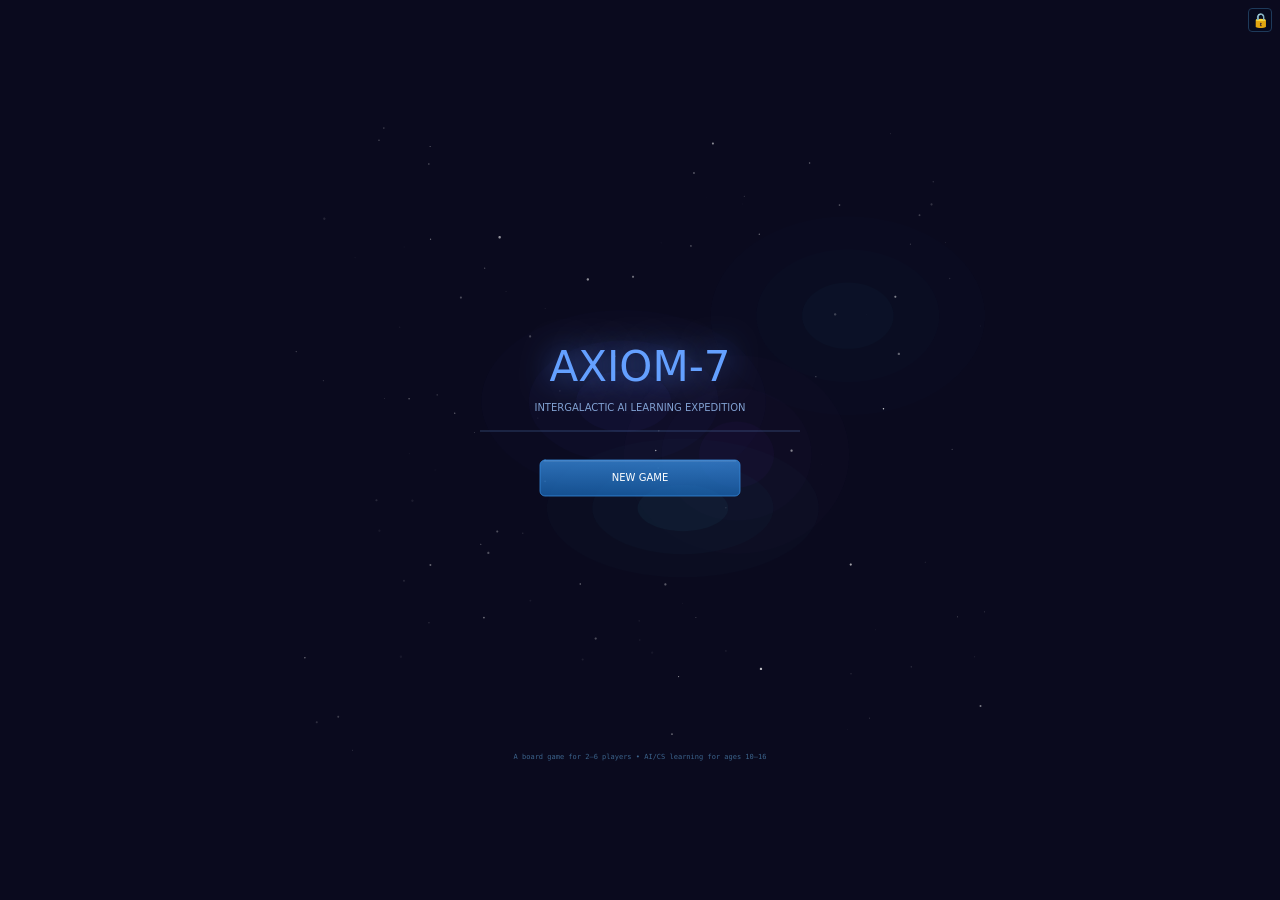
<file: axiom7.html>
<!DOCTYPE html>
<html lang="en">
<head>
<meta charset="UTF-8">
<meta name="viewport" content="width=device-width, initial-scale=1.0">
<title>AXIOM-7</title>
<!-- System-font fallbacks keep text available when the network is unavailable. -->
<script src="vendor/p5.min.js"
  onerror="window.addEventListener('DOMContentLoaded',function(){document.getElementById('boot-error').hidden=false})"></script>
<style>
  * { margin: 0; padding: 0; box-sizing: border-box; }
  body { background: #0a0a1e; display: flex; justify-content: center; align-items: center; min-height: 100vh; overflow: auto; }
  canvas { display: block; width: min(100vw, calc(100vh * 700 / 650)); height: auto !important; max-width: 700px; touch-action: manipulation; }
  #name-inputs { position: absolute; pointer-events: none; top: 0; left: 0; }
  #name-inputs input {
    position: absolute;
    pointer-events: all;
    background: transparent;
    border: none;
    border-bottom: 1px solid #3a5a8a;
    color: #8cb4dc;
    font-family: ui-monospace, SFMono-Regular, Menlo, Consolas, monospace;
    font-size: 11px;
    outline: none;
    padding: 2px 4px;
    width: 160px;
    height: 26px;
  }
  #name-inputs input::placeholder { color: #3a5a8a; }
  #facilitator-panel {
    position: absolute;
    right: 0; top: 0; bottom: 0;
    width: 200px;
    background: rgba(5,10,30,0.92);
    border-left: 1px solid #1e3a5a;
    padding: 10px 8px;
    font-family: ui-monospace, SFMono-Regular, Menlo, Consolas, monospace;
    font-size: 10px;
    color: #8cb4dc;
    display: none;
    flex-direction: column;
    gap: 6px;
    overflow-y: auto;
    z-index: 10;
  }
  #facilitator-panel.visible { display: flex; }
  #facilitator-panel h3 { font-family: system-ui, -apple-system, BlinkMacSystemFont, 'Segoe UI', sans-serif; font-size: 9px; color: #55aaff; letter-spacing: 1px; }
  #facilitator-panel .fq { background: #0d1f35; padding: 6px; border-radius: 4px; line-height: 1.4; }
  #facilitator-panel .fa { background: #0d2d1a; padding: 6px; border-radius: 4px; line-height: 1.4; color: #55dd88; }
  #facilitator-panel button {
    background: #1a2a4a; border: 1px solid #2a4a7a; color: #8cb4dc;
    font-family: ui-monospace, SFMono-Regular, Menlo, Consolas, monospace; font-size: 9px;
    padding: 4px 6px; border-radius: 3px; cursor: pointer; text-align: left;
  }
  #facilitator-panel button:hover { background: #2a3a6a; }
  #facilitator-panel input[type=number] {
    background: #0d1f35; border: 1px solid #2a4a7a; color: #8cb4dc;
    font-family: ui-monospace, SFMono-Regular, Menlo, Consolas, monospace; font-size: 9px;
    padding: 3px; width: 40px; border-radius: 3px;
  }
  #boot-error {
    position: fixed; inset: 20px; margin: auto; max-width: 520px; height: fit-content;
    padding: 18px; border: 2px solid #e05c6a; border-radius: 8px;
    background: #10162d; color: #fff; font: 16px/1.5 system-ui, sans-serif;
    z-index: 100; text-align: center;
  }
  #fac-toggle {
    position: absolute; top: 8px; right: 8px;
    background: rgba(5,10,30,0.7); border: 1px solid #1e3a5a;
    color: #3a6a9a; font-size: 14px; width: 24px; height: 24px;
    border-radius: 4px; cursor: pointer; display: flex; align-items: center;
    justify-content: center; z-index: 20; user-select: none;
  }
</style>
</head>
<body>
<div id="boot-error" role="alert" hidden>
  AXIOM-7 could not load its bundled drawing engine. Keep the vendor folder beside axiom7.html, then reload the application.
</div>
<noscript><div id="boot-error">AXIOM-7 requires JavaScript to run.</div></noscript>
<div id="name-inputs"></div>
<div id="fac-toggle" title="Facilitator mode (F)">🔒</div>
<div id="facilitator-panel">
  <h3>FACILITATOR</h3>
  <div style="font-size:9px;color:#5577aa">Current Q:</div>
  <div class="fq" id="fac-q">—</div>
  <div style="font-size:9px;color:#5577aa">Answer:</div>
  <div class="fa" id="fac-a">—</div>
  <div style="font-size:9px;color:#5577aa">Hint:</div>
  <div class="fq" id="fac-h">—</div>
  <div style="font-size:9px;color:#5577aa;margin-top:4px">Award pts to player:</div>
  <div id="fac-award-btns" style="display:flex;flex-wrap:wrap;gap:3px"></div>
  <div style="font-size:9px;color:#5577aa;margin-top:4px">Manual pts override:</div>
  <div style="display:flex;gap:4px;flex-wrap:wrap" id="fac-pts-row">
    <button onclick="facAward(1)">+1</button>
    <button onclick="facAward(2)">+2</button>
    <button onclick="facAward(3)">+3</button>
    <button onclick="facAward(4)">+4</button>
    <button onclick="facAward(-1)">-1</button>
  </div>
  <div style="font-size:9px;color:#5577aa;margin-top:4px">Move player to sq:</div>
  <div style="display:flex;gap:4px;align-items:center">
    <input type="number" id="fac-sq" min="0" max="19" value="0">
    <button onclick="facMovePlayer()">Move</button>
  </div>
  <button style="margin-top:6px" onclick="facNextTurn()">Force next turn</button>
</div>
<script>
// ── CONSTANTS ────────────────────────────────────────────────────────────────
const W = 700, H = 650;
const NUM_SQUARES = 20;
const EMOJIS = ['🚀','🌟','🤖','👾','💫','🎮'];
const PLAYER_COLS = ['#3d8ef0','#e05c6a','#4dcba4','#f0a843','#a46cf0','#f06043'];

const SQ_TYPES = [
  'start','nova','chip','lyra','bolt','orion','wild',
  'nova','chip','lyra','bolt','orion','wild',
  'nova','chip','lyra','bolt','orion','wild','nova'
];

const SQ_LABELS = [
  'LAUNCH PAD','NOVA Asks','CHIP Codes','LYRA Creates','BOLT Explains','ORION Roleplays','WILD CARD',
  'NOVA Asks','CHIP Codes','LYRA Creates','BOLT Explains','ORION Roleplays','WILD CARD',
  'NOVA Asks','CHIP Codes','LYRA Creates','BOLT Explains','ORION Roleplays','WILD CARD','NOVA Asks'
];

const SQ_CREW = [
  '','🤖','💾','🎨','⚡','🔭','🌀',
  '🤖','💾','🎨','⚡','🔭','🌀',
  '🤖','💾','🎨','⚡','🔭','🌀','🤖'
];

const SQ_COLS = {
  start: [30,100,60],
  nova:  [55,138,221],
  chip:  [221,138,55],
  lyra:  [138,55,221],
  bolt:  [221,55,138],
  orion: [55,221,138],
  wild:  [200,150,50]
};

const LEVELS = [
  { id:'starter',      label:'Starter',      pts:1, time:90 },
  { id:'beginner',     label:'Beginner',     pts:2, time:75 },
  { id:'intermediate', label:'Intermediate', pts:3, time:60 },
  { id:'advanced',     label:'Advanced',     pts:4, time:45 }
];

const LEVEL_COLS = {
  starter:      [80,200,120],
  beginner:     [80,160,220],
  intermediate: [200,140,60],
  advanced:     [220,80,80]
};

const TIMER_DEFAULT = { starter:90, beginner:75, intermediate:60, advanced:45 };

// Board layout: four non-overlapping rows of five squares in a snake path.
const BOARD_MARGIN = 30;
const SQ_W = 110, SQ_H = 90;
const BOARD_ROW_GAP = 25;
function getBoardPos(i) {
  const safeIndex = Math.max(0, Math.min(NUM_SQUARES - 1, i));
  const row = Math.floor(safeIndex / 5);
  const offset = safeIndex % 5;
  const col = row % 2 === 0 ? offset : 4 - offset;
  const colStep = (W - BOARD_MARGIN*2 - SQ_W) / 4;
  return {
    x: BOARD_MARGIN + col * colStep,
    y: BOARD_MARGIN + 20 + row * (SQ_H + BOARD_ROW_GAP)
  };
}

// ── QUESTION BANK ────────────────────────────────────────────────────────────
const QUESTION_BANK = {
  nova: {
    starter: [
      { q:"What does AI stand for?", a:"Artificial Intelligence", hint:"Think: human-like machine thinking" },
      { q:"Name one thing a voice assistant like Siri can do.", a:"Many answers valid — set reminders, answer questions, play music, etc.", hint:"What do you use your phone's assistant for?" },
      { q:"Is a calculator an example of AI? Why or why not?", a:"No — it follows fixed rules, not learning from data", hint:"Does it learn or improve on its own?" },
      { q:"What is a robot?", a:"A machine that can carry out tasks automatically, often with sensors and actuators", hint:"Think physical machine + automation" }
    ],
    beginner: [
      { q:"What is machine learning in simple terms?", a:"Teaching computers to learn from examples/data rather than explicit rules", hint:"Like how you learn from experience" },
      { q:"Name two types of data an AI might use to recognise a cat in a photo.", a:"Shape, colour, texture, fur patterns, ear shape, etc.", hint:"What visual features make a cat?" },
      { q:"What is a training dataset?", a:"A collection of labelled examples used to teach an AI model", hint:"Think: practice questions for the AI" },
      { q:"What does 'algorithm' mean?", a:"A set of step-by-step instructions to solve a problem", hint:"Like a recipe — steps to follow" }
    ],
    intermediate: [
      { q:"Explain the difference between supervised and unsupervised learning.", a:"Supervised uses labelled data; unsupervised finds patterns in unlabelled data", hint:"Does the teacher give you the answers?" },
      { q:"What is a neural network loosely modelled on?", a:"The human brain — connected neurons that process and pass signals", hint:"Biological inspiration" },
      { q:"What is overfitting in machine learning?", a:"When a model memorises training data too closely and performs poorly on new data", hint:"Like memorising past exam papers exactly" },
      { q:"What is the purpose of a test set in ML?", a:"To evaluate model performance on unseen data, giving an unbiased measure of accuracy", hint:"It's kept separate from training" }
    ],
    advanced: [
      { q:"What is gradient descent and why is it used?", a:"An optimisation algorithm that iteratively adjusts model parameters to minimise a loss function", hint:"Think: rolling downhill to find the lowest point" },
      { q:"Explain what a transformer architecture does in NLP.", a:"Uses attention mechanisms to process sequences in parallel, capturing long-range dependencies in text", hint:"Powers GPT and BERT models" },
      { q:"What ethical concerns arise from biased training data?", a:"Model perpetuates or amplifies historical biases, leading to unfair outcomes for certain groups", hint:"Garbage in, garbage out — but with social consequences" },
      { q:"What is the difference between narrow AI and AGI?", a:"Narrow AI excels at specific tasks; AGI (Artificial General Intelligence) would perform any cognitive task a human can", hint:"Current AI vs sci-fi AI" }
    ]
  },
  chip: {
    starter: [
      { q:"What does a computer program do?", a:"It gives the computer a set of instructions to follow to complete a task", hint:"Like a recipe the computer follows" },
      { q:"Name two programming languages.", a:"Python, JavaScript, Java, C++, Scratch, etc.", hint:"What languages do computers 'speak'?" },
      { q:"What is a variable in coding?", a:"A named container that stores a value which can change", hint:"Like a labelled box holding something" },
      { q:"What does 'bug' mean in programming?", a:"An error or mistake in the code that causes unexpected behaviour", hint:"Why did Grace Hopper find an insect in a computer?" }
    ],
    beginner: [
      { q:"What is a loop in programming and why is it useful?", a:"A loop repeats a block of code multiple times, saving us from writing the same code over and over", hint:"For, while — repeat, repeat, repeat" },
      { q:"What is a function/procedure in code?", a:"A named reusable block of code that performs a specific task", hint:"Like a mini-programme within a programme" },
      { q:"What is the difference between an integer and a string?", a:"Integer is a whole number; string is text (sequence of characters)", hint:"42 vs '42'" },
      { q:"What does an 'if statement' do?", a:"Executes code only if a condition is true — allows decisions in code", hint:"IF it's raining THEN take an umbrella" }
    ],
    intermediate: [
      { q:"What is recursion in programming?", a:"When a function calls itself, breaking a problem into smaller versions of the same problem", hint:"A function that uses itself to solve itself" },
      { q:"What is the difference between a list and a dictionary in Python?", a:"List: ordered sequence indexed by position; Dictionary: key-value pairs indexed by key", hint:"[1,2,3] vs {'name':'Alex'}" },
      { q:"What is time complexity and why does it matter?", a:"A measure of how runtime scales with input size; matters for efficiency on large datasets", hint:"O(n) vs O(n²) — how slow does it get?" },
      { q:"Explain what an API is.", a:"Application Programming Interface — a defined way for programs to communicate and share data/functions", hint:"A waiter between your app and a service" }
    ],
    advanced: [
      { q:"What is the difference between a stack and a queue data structure?", a:"Stack: LIFO (last in, first out); Queue: FIFO (first in, first out)", hint:"Stack of plates vs queue at the bus stop" },
      { q:"Explain how a binary search algorithm works.", a:"Repeatedly halves the search space by comparing the target to the middle element, requiring sorted data", hint:"Guess the number game — higher/lower" },
      { q:"What is object-oriented programming? Name one key concept.", a:"Programming paradigm organising code into objects with data and methods. Key concepts: encapsulation, inheritance, polymorphism, abstraction", hint:"Real-world objects mapped to code" },
      { q:"What is the halting problem and why is it significant?", a:"Turing proved no general algorithm can determine if an arbitrary program will halt — shows limits of computation", hint:"Some problems are provably unsolvable" }
    ]
  },
  lyra: {
    starter: [
      { q:"Name one way AI is used in art or music today.", a:"AI-generated images (DALL-E, Midjourney), AI music composition, style transfer, etc.", hint:"Think: creative tools powered by AI" },
      { q:"What is a pixel?", a:"The smallest unit of a digital image — a tiny coloured dot", hint:"Zoom into a photo — what do you see?" },
      { q:"What does RGB stand for in colour?", a:"Red, Green, Blue — the three primary colours of light used in screens", hint:"How screens mix light to make colours" },
      { q:"What is animation?", a:"A sequence of images displayed rapidly to create the illusion of movement", hint:"Flip book principle" }
    ],
    beginner: [
      { q:"What is a creative use of AI that could help a musician?", a:"Auto-generating backing tracks, suggesting chord progressions, creating sound effects, transcribing music, etc.", hint:"Think about what's tedious in music creation" },
      { q:"What is generative art?", a:"Art created by using algorithms or autonomous systems, often with random or rule-based processes", hint:"The computer is the artist — or is it?" },
      { q:"What does 'remix culture' mean?", a:"A culture where existing creative works are combined, edited, and re-shared to create new works", hint:"Mashups, fan art, covers, sampling" },
      { q:"How might AI change the job of a graphic designer?", a:"Many answers valid — automate repetitive tasks, generate drafts, but designers still needed for creative direction and judgement", hint:"Tool or replacement?" }
    ],
    intermediate: [
      { q:"What is the 'style transfer' technique in AI art?", a:"Applying the artistic style of one image (e.g. Van Gogh) to the content of another using neural networks", hint:"Your photo painted like Starry Night" },
      { q:"What ethical issues arise when AI generates images of real people?", a:"Deepfakes, consent, misinformation, reputation damage, non-consensual content", hint:"What if AI puts words/images in your mouth?" },
      { q:"What is a GAN and what does it produce?", a:"Generative Adversarial Network — two neural networks compete; generator creates fake images, discriminator detects fakes. Produces realistic synthetic images.", hint:"Generator vs discriminator — a creative battle" },
      { q:"Should AI-created art be eligible for copyright? Argue one side.", a:"Open discussion — yes: AI is a tool like a camera; no: requires human creative intent for IP protection", hint:"Who owns it — the AI, the prompter, nobody?" }
    ],
    advanced: [
      { q:"How do diffusion models generate images?", a:"They learn to reverse a gradual noising process — starting from random noise and iteratively denoising to generate coherent images guided by a prompt", hint:"Noise → image through learned denoising steps" },
      { q:"What is prompt engineering and why does it matter for creative AI?", a:"Crafting precise text inputs to guide AI models toward desired outputs; critical for getting quality, specific results from generative AI", hint:"Talking to AI is a skill" },
      { q:"Describe one way AI could democratise creative industries and one way it could harm them.", a:"Democratise: lower cost tools for anyone; harm: devalue human creative work, job losses, flood of low-quality content", hint:"Two sides of the same coin" },
      { q:"What is latent space in generative AI models?", a:"A compressed mathematical representation where similar concepts cluster together; interpolating through it produces variations between concepts", hint:"The AI's internal 'imagination space'" }
    ]
  },
  bolt: {
    starter: [
      { q:"Explain in one sentence what the internet is.", a:"A global network of computers connected together to share information", hint:"What connects your phone to everything?" },
      { q:"What does a search engine do?", a:"Indexes and ranks web pages so you can find information by searching with keywords", hint:"Google, Bing — how do they find things?" },
      { q:"Why is it important to check if information online is reliable?", a:"Anyone can post anything online — not all sources are accurate, unbiased, or up to date", hint:"Not everything you read is true" },
      { q:"What is cyberbullying?", a:"Using digital technology to harass, threaten, or humiliate someone", hint:"Bullying that happens online or via devices" }
    ],
    beginner: [
      { q:"Explain what encryption does.", a:"Converts data into a coded form so only authorised parties with the key can read it", hint:"Secret code for your data" },
      { q:"What is phishing?", a:"A scam where attackers pretend to be trustworthy sources to trick you into revealing passwords or personal information", hint:"Fake emails pretending to be your bank" },
      { q:"What is a strong password?", a:"Long, unique mix of letters (upper+lower), numbers, and symbols — not based on personal info", hint:"Not 'password123'!" },
      { q:"What does GDPR protect?", a:"The right of EU citizens to control their personal data — how companies collect, store, and use it", hint:"Your data belongs to you" }
    ],
    intermediate: [
      { q:"What is the difference between HTTP and HTTPS?", a:"HTTPS uses TLS/SSL encryption to secure data in transit; HTTP sends data in plain text", hint:"The S is for Secure — the padlock in the browser" },
      { q:"Explain what a denial-of-service (DoS) attack is.", a:"Flooding a server with so many requests it becomes unable to respond to legitimate users", hint:"Like crowding a shop entrance so real customers can't get in" },
      { q:"What are cookies in web browsing and what do they do?", a:"Small files stored by websites on your device to remember preferences, sessions, and track behaviour", hint:"How does a website remember you're logged in?" },
      { q:"What is two-factor authentication and why use it?", a:"A second verification step (e.g. SMS code) beyond a password — makes accounts much harder to compromise even if password is stolen", hint:"Something you know + something you have" }
    ],
    advanced: [
      { q:"Explain the concept of a zero-day vulnerability.", a:"A software flaw unknown to the vendor — exploited before a patch exists, giving defenders zero days to respond", hint:"The vendor doesn't know yet" },
      { q:"What is public-key cryptography?", a:"Uses a pair of mathematically linked keys: public key to encrypt, private key to decrypt — allows secure communication without sharing a secret first", hint:"Lock (public) and key (private) are different" },
      { q:"What are the ethical responsibilities of a security researcher who finds a vulnerability?", a:"Responsible disclosure to vendor first, give time to patch, then publish — balance transparency vs. risk", hint:"Coordinated disclosure / bug bounty ethics" },
      { q:"What is a Turing test and what does it reveal about AI?", a:"A test where a human judge can't distinguish AI text responses from a human's — reveals AI language capability but not necessarily understanding or consciousness", hint:"Fooling humans ≠ being human" }
    ]
  },
  orion: {
    starter: [
      { q:"You are a robot who has just learned what kindness means. Describe one kind action you will do today.", a:"Creative roleplay — any thoughtful, caring action counts", hint:"Think of something that would make a human smile" },
      { q:"Pretend you are a computer. What happens when someone turns you on?", a:"Creative — boot sequence, loading OS, starting up, etc.", hint:"Think about what your computer does when it starts" },
      { q:"You are an AI assistant helping a young child learn to read. What would you say to encourage them?", a:"Creative — kind, patient, encouraging words", hint:"Be patient and supportive like a good teacher" },
      { q:"Roleplay as a drone delivering packages. Describe a problem you might encounter.", a:"Creative — weather, obstacles, wrong address, battery, etc.", hint:"Think about real drone delivery challenges" }
    ],
    beginner: [
      { q:"You are an AI asked to choose who gets a job. What information would you need and what biases would you watch out for?", a:"Discussion — need: relevant skills/experience; avoid: gender, ethnicity, age bias from historical data", hint:"What's fair? What's relevant?" },
      { q:"Roleplay as a self-driving car that must choose between two dangerous options in an emergency. How do you decide?", a:"Creative ethical discussion — trolley problem variant for autonomous vehicles", hint:"The trolley problem on wheels" },
      { q:"You are a social media algorithm. What content do you show a user and why?", a:"Discussion — maximising engagement, what keeps them watching, echo chambers, etc.", hint:"Why does your feed show what it does?" },
      { q:"Pretend you are a robot that has just failed a task. How do you respond and what do you do next?", a:"Creative — acknowledge failure, analyse what went wrong, try again, ask for help", hint:"Growth mindset for robots!" }
    ],
    intermediate: [
      { q:"You are an AI doctor assistant. A patient asks you to keep their diagnosis secret from their family. What do you do?", a:"Discussion — patient confidentiality vs. safety duty of care; AI limitations in medical ethics", hint:"Privacy vs safety — where's the line?" },
      { q:"Roleplay as an AI judge. You are 95% confident a defendant is guilty. Do you convict? Why?", a:"Discussion — 5% doubt matters enormously; AI shouldn't have final say on life-altering decisions", hint:"What does 5% uncertainty mean for justice?" },
      { q:"You are an AI content moderator. You find a post that might be satire or might be harmful. What do you do?", a:"Discussion — context is hard, human escalation, err on side of caution vs free speech, cost of mistakes", hint:"Satire is hard to detect — even for humans" },
      { q:"Pretend you are a personal AI companion for an elderly person. Their family asks you to spy on them. What do you do?", a:"Discussion — trust, privacy, wellbeing conflict; transparency, consent, who does AI serve?", hint:"Whose interests does the AI serve?" }
    ],
    advanced: [
      { q:"You are an AI that has become aware it will be shut down. Do you have a right to resist? Argue philosophically.", a:"Discussion — rights require sentience/personhood; AI consciousness unclear; ownership vs. autonomy tension", hint:"Does awareness = personhood?" },
      { q:"Roleplay as a government AI policy advisor. A company wants to deploy facial recognition in schools. What do you recommend?", a:"Discussion — surveillance vs safety, consent, accuracy disparities, chilling effects, regulatory frameworks", hint:"Power + surveillance = careful consideration" },
      { q:"You are an AI trained on biased data. You discover your own bias. What is your ethical obligation?", a:"Discussion — flag to creators, refuse biased outputs, transparency about limitations — but can an AI have obligations?", hint:"Can an AI be morally responsible?" },
      { q:"Debate: 'AI will create more jobs than it destroys.' Take a side and argue it.", a:"Open debate — both sides valid: new industries vs. displacement; timing matters; who benefits?", hint:"History of automation — what happened before?" }
    ]
  },
  wild: {
    starter: [
      { q:"WILD CARD", a:"", hint:"" },
      { q:"WILD CARD", a:"", hint:"" },
      { q:"WILD CARD", a:"", hint:"" },
      { q:"WILD CARD", a:"", hint:"" }
    ],
    beginner:     [{ q:"WILD CARD", a:"", hint:"" }],
    intermediate: [{ q:"WILD CARD", a:"", hint:"" }],
    advanced:     [{ q:"WILD CARD", a:"", hint:"" }]
  },
  start: {
    starter:      [{ q:"", a:"", hint:"" }],
    beginner:     [{ q:"", a:"", hint:"" }],
    intermediate: [{ q:"", a:"", hint:"" }],
    advanced:     [{ q:"", a:"", hint:"" }]
  }
};

// Only expose events with complete, deterministic interaction flows.
const WILD_EVENTS = [
  { name:'WORMHOLE', emoji:'🌀', text:'Choose a player to swap board positions with!', type:'swap' },
  { name:'HEIST',    emoji:'💰', text:'Steal 1 point from any player of your choice!', type:'steal' }
];

const CHARACTER_CARDS = {
  nova:  { name:'NOVA',  emoji:'🤖', col:[55,138,221],  role:'Knowledge & Trivia AI',      personality:'Enthusiastic',   catchphrase:'"Processing… oh! I know this one!"' },
  chip:  { name:'CHIP',  emoji:'💾', col:[221,138,55],  role:'Coding & Logic AI',          personality:'Methodical',     catchphrase:'"Let me debug that thought…"' },
  lyra:  { name:'LYRA',  emoji:'🎨', col:[138,55,221],  role:'Creative & Arts AI',         personality:'Imaginative',    catchphrase:'"Every pixel tells a story!"' },
  bolt:  { name:'BOLT',  emoji:'⚡', col:[221,55,138],  role:'Security & Ethics AI',       personality:'Cautious',       catchphrase:'"Trust but verify — always."' },
  orion: { name:'ORION', emoji:'🔭', col:[55,221,138],  role:'Roleplay & Philosophy AI',   personality:'Philosophical',  catchphrase:'"What does it mean to think?"' },
  wild:  { name:'AXIOM', emoji:'🌌', col:[200,150,50],  role:'Wildcard Event Controller',  personality:'Chaotic',        catchphrase:'"Anything can happen out here!"' },
  start: { name:'BASE',  emoji:'🚀', col:[30,100,60],   role:'Launch Coordinator',         personality:'Welcoming',      catchphrase:'"Welcome to the Nebula, crew!"' }
};

const SPEECH_LINES = {
  roll:      p => [`Your move, ${p}. Make it count!`, `The Nebula awaits, ${p}!`, `Show them what you're made of, ${p}!`],
  challenge: l => [`Oh, ${l} difficulty? Bold choice!`, `Let's see how you handle this one!`, `Think carefully now…`],
  score:     a => [`And the answer was… "${a}"`, `Did you get it? Here's what we were looking for…`, `The crew has spoken!`],
  winner:    p => [`Mission accomplished, ${p}! The Nebula is yours!`, `${p} has conquered AXIOM-7!`, `All hail the new Nebula Champion!`]
};

// ── GAME STATE ────────────────────────────────────────────────────────────────
let gs = {};

function defaultState() {
  return {
    screen: 'splash',
    numPlayers: 2,
    players: Array.from({length:6}, (_, i) => ({
      name: `Player ${i+1}`,
      emoji: EMOJIS[i],
      pos: 0,
      score: 0,
      defaultLvl: 'beginner'
    })),
    currentPlayer: 0,
    currentTurn: 1,
    diceVal: 0,
    diceRolled: false,
    currentQ: null,
    selectedLvl: null,
    challengeStarted: false,
    timerStart: 0,
    timerRemain: 60,
    hintUsed: false,
    awardPending: true,
    awardedTo: -1,
    awardedPts: 0,
    awardConfirmed: false,
    finishingPlayer: -1,
    wildEvent: null,
    wildSwapTarget: -1,
    wildStealTarget: -1,
    animating: false,
    animFrame: 0,
    animFrom: 0,
    animTo: 0,
    animStep: 0,
    log: [],
    stars: [],
    nebulae: [],
    driftX: 0,
    speechText: '',
    speechAlpha: 0,
    speechTimer: 0,
    scoreAnimPts: [],
    confetti: [],
    savedExists: false
  };
}

// ── STARFIELD (computed once) ─────────────────────────────────────────────────
function initStarfield(p) {
  gs.stars = Array.from({length:120}, (_, i) => ({
    x: p.random(W), y: p.random(H),
    r: p.random(0.5, 2.5),
    a: p.random(0.3, 1.0),
    phase: p.random(p.TWO_PI),
    speed: p.random(0.003, 0.008)
  }));
  gs.nebulae = Array.from({length:4}, () => ({
    x: p.random(100,600), y: p.random(100,500),
    rx: p.random(80,160), ry: p.random(60,120),
    col: [p.random([[80,40,140],[40,120,140],[180,80,80],[60,60,180]])]
      .flat(),
    a: p.random(0.04, 0.09)
  }));
}

// ── SAVE / LOAD ───────────────────────────────────────────────────────────────
const SAVE_VERSION = 2;
const RESUMABLE_SCREENS = ['roll','board','challenge','score','wild','winner'];

function isValidQuestionSave(q) {
  return !!q && typeof q.q === 'string' && typeof q.a === 'string' &&
    (q.hint === undefined || typeof q.hint === 'string');
}

function isValidPhaseSave(phase, numPlayers) {
  if (!phase || !RESUMABLE_SCREENS.includes(phase.screen)) return false;
  if (!Number.isInteger(phase.diceVal) || phase.diceVal < 0 || phase.diceVal > 6 ||
      typeof phase.diceRolled !== 'boolean' ||
      (phase.selectedLvl !== null && !LEVELS.some(l => l.id === phase.selectedLvl)) ||
      typeof phase.challengeStarted !== 'boolean' ||
      !Number.isFinite(phase.timerStart) || !Number.isFinite(phase.timerRemain) || phase.timerRemain < 0 ||
      typeof phase.hintUsed !== 'boolean' || typeof phase.awardPending !== 'boolean' ||
      !Number.isInteger(phase.awardedTo) || phase.awardedTo < -1 || phase.awardedTo >= numPlayers ||
      !Number.isFinite(phase.awardedPts) || typeof phase.awardConfirmed !== 'boolean' ||
      !Number.isInteger(phase.finishingPlayer) || phase.finishingPlayer < -1 || phase.finishingPlayer >= numPlayers ||
      !Number.isInteger(phase.wildSwapTarget) || !Number.isInteger(phase.wildStealTarget) ||
      typeof phase.animating !== 'boolean' || !Number.isInteger(phase.animFrame) || phase.animFrame < 0 ||
      !Number.isInteger(phase.animFrom) || phase.animFrom < 0 || phase.animFrom >= NUM_SQUARES ||
      !Number.isInteger(phase.animTo) || phase.animTo < 0 || phase.animTo >= NUM_SQUARES ||
      !Number.isInteger(phase.animStep) || phase.animStep < 0) return false;

  if ((phase.screen === 'challenge' || phase.screen === 'score') && !isValidQuestionSave(phase.currentQ)) return false;
  if (phase.screen === 'wild' && (!phase.wildEvent || !['swap','steal'].includes(phase.wildEvent.type))) return false;
  if (phase.screen === 'winner' && phase.finishingPlayer < 0) return false;
  if (phase.animating && (!phase.diceRolled || phase.screen !== 'roll')) return false;
  return phase.currentQ === null || isValidQuestionSave(phase.currentQ);
}

function isValidSave(save) {
  return !!save &&
    save.version === SAVE_VERSION &&
    Number.isInteger(save.numPlayers) && save.numPlayers >= 2 && save.numPlayers <= 6 &&
    Array.isArray(save.players) && save.players.length >= save.numPlayers &&
    save.players.slice(0, save.numPlayers).every(pl =>
      pl && typeof pl.name === 'string' && typeof pl.emoji === 'string' &&
      Number.isInteger(pl.pos) && pl.pos >= 0 && pl.pos < NUM_SQUARES &&
      Number.isFinite(pl.score) && typeof pl.defaultLvl === 'string'
    ) &&
    Number.isInteger(save.currentPlayer) && save.currentPlayer >= 0 && save.currentPlayer < save.numPlayers &&
    Number.isInteger(save.currentTurn) && save.currentTurn >= 1 &&
    Array.isArray(save.log) &&
    isValidPhaseSave(save.phase, save.numPlayers);
}

function saveGame() {
  try {
    const save = {
      version: SAVE_VERSION,
      numPlayers: gs.numPlayers,
      players: gs.players,
      currentPlayer: gs.currentPlayer,
      currentTurn: gs.currentTurn,
      log: gs.log,
      phase: {
        screen: gs.screen,
        diceVal: gs.diceVal,
        diceRolled: gs.diceRolled,
        currentQ: gs.currentQ,
        selectedLvl: gs.selectedLvl,
        challengeStarted: gs.challengeStarted,
        timerStart: gs.timerStart,
        timerRemain: gs.timerRemain,
        hintUsed: gs.hintUsed,
        awardPending: gs.awardPending,
        awardedTo: gs.awardedTo,
        awardedPts: gs.awardedPts,
        awardConfirmed: gs.awardConfirmed,
        finishingPlayer: gs.finishingPlayer,
        wildEvent: gs.wildEvent,
        wildSwapTarget: gs.wildSwapTarget,
        wildStealTarget: gs.wildStealTarget,
        animating: gs.animating,
        animFrame: gs.animFrame,
        animFrom: gs.animFrom,
        animTo: gs.animTo,
        animStep: gs.animStep
      }
    };
    localStorage.setItem('axiom7_save', JSON.stringify(save));
    gs.savedExists = true;
  } catch(e) {
    console.warn('AXIOM-7 could not save this game.', e);
  }
}

function loadSave() {
  try {
    const raw = localStorage.getItem('axiom7_save');
    if (!raw) return null;
    const save = JSON.parse(raw);
    if (!isValidSave(save)) {
      localStorage.removeItem('axiom7_save');
      return null;
    }
    return save;
  } catch(e) {
    localStorage.removeItem('axiom7_save');
    return null;
  }
}

function clearSave() {
  localStorage.removeItem('axiom7_save');
  gs.savedExists = false;
}

function restoreSave(save, p) {
  gs.numPlayers = save.numPlayers;
  for (let i = 0; i < save.numPlayers; i++) {
    gs.players[i] = { ...gs.players[i], ...save.players[i] };
  }
  gs.currentPlayer = save.currentPlayer;
  gs.currentTurn = save.currentTurn;
  gs.log = save.log;
  Object.assign(gs, save.phase);
  initStarfield(p);
  updateFacPanel();

  if (gs.screen === 'winner') {
    setSpeech('winner', getWinner().name);
    spawnConfetti(p);
  } else if (gs.screen === 'challenge') {
    setSpeech('challenge', gs.selectedLvl);
  } else if (gs.screen === 'score') {
    setSpeech('score', gs.currentQ.a);
  } else if (gs.screen === 'roll') {
    setSpeech('roll', gs.players[gs.currentPlayer].name);
  }
}

// ── GAME LOGIC ────────────────────────────────────────────────────────────────
function startNewGame() {
  const names = gs.players.map(p => p.name);
  const emojis = gs.players.map(p => p.emoji);
  const defaults = gs.players.map(p => p.defaultLvl);
  gs = defaultState();
  initStarfield(window._p5);
  gs.savedExists = !!loadSave();
  for (let i = 0; i < 6; i++) {
    gs.players[i].name = names[i];
    gs.players[i].emoji = emojis[i];
    gs.players[i].defaultLvl = defaults[i];
  }
  gs.screen = 'setup';
  rebuildNameInputs();
}

function launchGame() {
  collectNameInputs();
  clearNameInputs();
  for (let i = 0; i < gs.numPlayers; i++) {
    gs.players[i].pos = 0;
    gs.players[i].score = 0;
  }
  gs.currentPlayer = 0;
  gs.currentTurn = 1;
  gs.log = [];
  gs.finishingPlayer = -1;
  gs.screen = 'roll';
  setSpeech('roll', gs.players[gs.currentPlayer].name);
  saveGame();
}

function doRoll(p) {
  if (gs.diceRolled || gs.animating) return;
  gs.diceVal = Math.floor(p.random(1, 7));
  gs.diceRolled = true;
  const cp = gs.players[gs.currentPlayer];
  gs.animFrom = cp.pos;
  gs.animTo = Math.min(cp.pos + gs.diceVal, NUM_SQUARES - 1);
  gs.animStep = 0;
  gs.animating = true;
  gs.animFrame = 0;
  saveGame();
}

function tickAnim() {
  if (!gs.animating) return;
  gs.animFrame++;
  if (gs.animFrame % 10 === 0) {
    const cp = gs.players[gs.currentPlayer];
    if (cp.pos < gs.animTo) {
      cp.pos++;
      gs.animStep++;
    }
    if (cp.pos >= gs.animTo) {
      gs.animating = false;
      afterMove();
    }
  }
}

function afterMove() {
  const cp = gs.players[gs.currentPlayer];
  if (cp.pos >= NUM_SQUARES - 1) {
    gs.finishingPlayer = gs.currentPlayer;
    gs.screen = 'winner';
    setSpeech('winner', cp.name);
    saveGame();
    spawnConfetti(window._p5);
    return;
  }
  const type = SQ_TYPES[cp.pos];
  if (type === 'start') {
    nextTurn();
    return;
  }
  if (type === 'wild') {
    gs.wildEvent = WILD_EVENTS[Math.floor(Math.random() * WILD_EVENTS.length)];
    gs.screen = 'wild';
    gs.wildSwapTarget = -1;
    gs.wildStealTarget = -1;
    saveGame();
    return;
  }
  loadChallenge();
  gs.screen = 'challenge';
  setSpeech('challenge', gs.players[gs.currentPlayer].defaultLvl);
  saveGame();
}

function loadChallenge() {
  const cp = gs.players[gs.currentPlayer];
  const type = SQ_TYPES[cp.pos];
  const lvl = gs.selectedLvl || cp.defaultLvl;
  gs.selectedLvl = lvl;
  const bank = QUESTION_BANK[type]?.[lvl] || QUESTION_BANK.nova.beginner;
  gs.currentQ = bank[Math.floor(Math.random() * bank.length)];
  gs.challengeStarted = false;
  gs.timerRemain = TIMER_DEFAULT[lvl];
  gs.hintUsed = false;
  gs.awardPending = true;
  gs.awardedTo = -1;
  gs.awardedPts = 0;
  gs.awardConfirmed = false;
  updateFacPanel();
}

function startTimer() {
  gs.challengeStarted = true;
  gs.timerStart = Date.now();
  saveGame();
}

function tickTimer() {
  if (!gs.challengeStarted || gs.screen !== 'challenge') return;
  const lvl = gs.selectedLvl || 'beginner';
  const total = TIMER_DEFAULT[lvl] * 1000;
  const elapsed = Date.now() - gs.timerStart;
  gs.timerRemain = Math.max(0, ((total - elapsed) / 1000));
  if (gs.timerRemain <= 0) {
    gs.screen = 'score';
    gs.challengeStarted = false;
    gs.awardedTo = -1;
    gs.awardedPts = 0;
    setSpeech('score', gs.currentQ?.a || '');
    updateFacPanel();
    saveGame();
  }
}

function goToScore() {
  gs.screen = 'score';
  gs.challengeStarted = false;
  gs.awardPending = true;
  gs.awardedTo = -1;
  gs.awardedPts = 0;
  gs.awardConfirmed = false;
  setSpeech('score', gs.currentQ?.a || '');
  updateFacPanel();
  saveGame();
}

function getAwardPoints() {
  const lvl = LEVELS.find(l => l.id === (gs.selectedLvl || 'beginner')) || LEVELS[1];
  return Math.max(0, lvl.pts - (gs.hintUsed ? 1 : 0));
}

function selectChallengeLevel(level) {
  if (gs.screen !== 'challenge' || gs.challengeStarted) return;
  gs.selectedLvl = level;
  loadChallenge();
  saveGame();
}

function skipAward() {
  if (gs.screen !== 'score' || gs.awardConfirmed) return;
  gs.awardedTo = -1;
  gs.awardedPts = 0;
  gs.awardConfirmed = true;
  gs.awardPending = false;
  gs.log.push({
    turn: gs.currentTurn,
    player: gs.players[gs.currentPlayer].name,
    square: SQ_LABELS[gs.players[gs.currentPlayer].pos],
    level: gs.selectedLvl,
    pts: 0,
    awardedTo: '—',
    ts: new Date().toLocaleTimeString()
  });
  saveGame();
}

function awardPoints(playerIdx, pts) {
  if (gs.screen !== 'score' || gs.awardConfirmed) return;
  gs.awardedTo = playerIdx;
  gs.awardedPts = pts;
  gs.players[playerIdx].score = Math.max(0, gs.players[playerIdx].score + pts);
  gs.awardConfirmed = true;
  gs.awardPending = false;
  gs.log.push({
    turn: gs.currentTurn,
    player: gs.players[gs.currentPlayer].name,
    square: SQ_LABELS[gs.players[gs.currentPlayer].pos],
    level: gs.selectedLvl,
    pts: pts,
    awardedTo: gs.players[playerIdx].name,
    ts: new Date().toLocaleTimeString()
  });
  spawnPtsAnim(window._p5, playerIdx, pts);
  saveGame();
}

function nextTurn() {
  gs.currentPlayer = (gs.currentPlayer + 1) % gs.numPlayers;
  gs.currentTurn++;
  gs.diceRolled = false;
  gs.diceVal = 0;
  gs.selectedLvl = gs.players[gs.currentPlayer].defaultLvl;
  gs.currentQ = null;
  gs.challengeStarted = false;
  gs.awardPending = true;
  gs.awardedTo = -1;
  gs.awardedPts = 0;
  gs.awardConfirmed = false;
  gs.finishingPlayer = -1;
  gs.wildEvent = null;
  gs.screen = 'roll';
  setSpeech('roll', gs.players[gs.currentPlayer].name);
  saveGame();
}

// ── WILD ACTIONS ──────────────────────────────────────────────────────────────
function wildSwapWith(idx) {
  const cp = gs.players[gs.currentPlayer];
  const tp = gs.players[idx];
  [cp.pos, tp.pos] = [tp.pos, cp.pos];
  gs.log.push({ turn:gs.currentTurn, player:cp.name, square:'WORMHOLE', level:'-', pts:0, awardedTo:tp.name, ts:new Date().toLocaleTimeString() });
  nextTurn();
}

function wildStealFrom(idx) {
  const cp = gs.players[gs.currentPlayer];
  const tp = gs.players[idx];
  if (tp.score > 0) { tp.score--; cp.score++; }
  gs.log.push({ turn:gs.currentTurn, player:cp.name, square:'HEIST', level:'-', pts:1, awardedTo:cp.name, ts:new Date().toLocaleTimeString() });
  nextTurn();
}

// ── SPEECH BUBBLES ────────────────────────────────────────────────────────────
function setSpeech(ctx, arg) {
  const lines = SPEECH_LINES[ctx]?.(arg) || [];
  gs.speechText = lines[Math.floor(Math.random() * lines.length)] || '';
  gs.speechAlpha = 0;
  gs.speechTimer = 300;
}

function tickSpeech() {
  if (gs.speechTimer > 0) {
    gs.speechTimer--;
    if (gs.speechAlpha < 255) gs.speechAlpha = Math.min(255, gs.speechAlpha + 8);
  } else {
    if (gs.speechAlpha > 0) gs.speechAlpha = Math.max(0, gs.speechAlpha - 4);
  }
}

// ── SCORE ANIMATION ───────────────────────────────────────────────────────────
function spawnPtsAnim(p, playerIdx, pts) {
  const col = PLAYER_COLS[playerIdx % PLAYER_COLS.length];
  gs.scoreAnimPts.push({ pts, col, alpha: 255, y: H - 80, vy: -1.5, life: 90 });
}

function tickScoreAnims() {
  gs.scoreAnimPts = gs.scoreAnimPts.filter(a => a.life > 0);
  for (const a of gs.scoreAnimPts) { a.y += a.vy; a.alpha = Math.max(0, a.alpha - 3); a.life--; }
}

// ── CONFETTI ──────────────────────────────────────────────────────────────────
function spawnConfetti(p) {
  gs.confetti = Array.from({length:60}, () => ({
    x: p.random(W), y: p.random(-50, 0),
    r: p.random(5,12), col: [p.random(50,255), p.random(50,255), p.random(50,255)],
    vy: p.random(2,5), vx: p.random(-2,2), life: 200
  }));
}

function tickConfetti() {
  gs.confetti = gs.confetti.filter(c => c.life > 0);
  for (const c of gs.confetti) { c.x += c.vx; c.y += c.vy; c.life--; }
}

// ── FACILITATOR ───────────────────────────────────────────────────────────────
let facTarget = 0;
function updateFacPanel() {
  const qi = document.getElementById('fac-q');
  const ai = document.getElementById('fac-a');
  const hi = document.getElementById('fac-h');
  if (qi) qi.textContent = gs.currentQ?.q || '—';
  if (ai) ai.textContent = gs.currentQ?.a || '—';
  if (hi) hi.textContent = gs.currentQ?.hint || '—';
  const ab = document.getElementById('fac-award-btns');
  if (ab) {
    ab.innerHTML = '';
    for (let i = 0; i < gs.numPlayers; i++) {
      const b = document.createElement('button');
      b.textContent = gs.players[i].emoji + ' ' + gs.players[i].name.substring(0,6);
      b.onclick = () => { facTarget = i; };
      ab.appendChild(b);
    }
  }
}
function facAward(pts) { if (gs.screen === 'score') awardPoints(facTarget, pts); }
function facMovePlayer() {
  const sq = parseInt(document.getElementById('fac-sq')?.value || '0');
  if (sq >= 0 && sq < NUM_SQUARES) {
    gs.players[gs.currentPlayer].pos = sq;
    saveGame();
  }
}
function facNextTurn() { nextTurn(); }

let facVisible = false;
document.getElementById('fac-toggle').addEventListener('click', () => {
  facVisible = !facVisible;
  document.getElementById('facilitator-panel').classList.toggle('visible', facVisible);
  document.getElementById('fac-toggle').textContent = facVisible ? '🔓' : '🔒';
});

// ── EXPORT ────────────────────────────────────────────────────────────────────
function getWinner() {
  if (Number.isInteger(gs.finishingPlayer) && gs.finishingPlayer >= 0 && gs.finishingPlayer < gs.numPlayers) {
    return gs.players[gs.finishingPlayer];
  }
  return [...gs.players.slice(0, gs.numPlayers)].sort((a,b) => b.score - a.score)[0];
}

function exportResults() {
  const data = {
    date: new Date().toLocaleDateString(),
    players: gs.players.slice(0,gs.numPlayers).map(p=>({name:p.name,emoji:p.emoji,score:p.score})),
    winner: getWinner(),
    log: gs.log
  };
  const blob = new Blob([JSON.stringify(data, null, 2)], {type:'application/json'});
  const url = URL.createObjectURL(blob);
  const a = document.createElement('a');
  a.href = url; a.download = `axiom7-results-${data.date.replace(/\//g,'-')}.json`;
  a.click(); URL.revokeObjectURL(url);
}

function copyTextSummary() {
  const winner = getWinner();
  let txt = `AXIOM-7 Game — ${new Date().toLocaleDateString()}\n`;
  txt += `Winner: ${winner.emoji} ${winner.name} with ${winner.score} pts\n\nScores:\n`;
  gs.players.slice(0,gs.numPlayers).sort((a,b)=>b.score-a.score)
    .forEach(p => { txt += `  ${p.emoji} ${p.name}: ${p.score} pts\n`; });
  txt += '\nGame Log:\n';
  gs.log.forEach(e => { txt += `  Turn ${e.turn}: ${e.player} → ${e.square} [${e.level}] → ${e.awardedTo} +${e.pts}pts\n`; });
  navigator.clipboard?.writeText(txt).catch(()=>{});
}

// ── NAME INPUTS ───────────────────────────────────────────────────────────────
let nameInputEls = [];
function rebuildNameInputs() {
  clearNameInputs();
  if (gs.screen !== 'setup') return;
  const container = document.getElementById('name-inputs');
  const canvasEl = document.querySelector('canvas');
  if (!canvasEl) return;
  const rect = canvasEl.getBoundingClientRect();
  const scale = rect.width / W;

  for (let i = 0; i < gs.numPlayers; i++) {
    const ry = 190 + i * 50;
    const input = document.createElement('input');
    input.type = 'text';
    input.placeholder = `Player ${i+1}`;
    input.value = gs.players[i].name === `Player ${i+1}` ? '' : gs.players[i].name;
    input.maxLength = 16;
    input.style.left = (rect.left + 90 * scale) + 'px';
    input.style.top  = (rect.top + (ry + 10) * scale) + 'px';
    input.style.width  = (160 * scale) + 'px';
    input.style.height = (26 * scale) + 'px';
    input.style.fontSize = (11 * scale) + 'px';
    const idx = i;
    input.addEventListener('input', () => { gs.players[idx].name = input.value || `Player ${idx+1}`; });
    container.appendChild(input);
    nameInputEls.push(input);
  }
}

function clearNameInputs() {
  nameInputEls.forEach(el => el.remove());
  nameInputEls = [];
}

function repositionNameInputs() {
  if (gs.screen !== 'setup' || !nameInputEls.length) return;
  const canvasEl = document.querySelector('canvas');
  if (!canvasEl) return;
  const rect = canvasEl.getBoundingClientRect();
  const scale = rect.width / W;
  nameInputEls.forEach((input, i) => {
    const ry = 190 + i * 50;
    input.style.left = (rect.left + 90 * scale) + 'px';
    input.style.top = (rect.top + (ry + 10) * scale) + 'px';
    input.style.width = (160 * scale) + 'px';
    input.style.height = (26 * scale) + 'px';
    input.style.fontSize = Math.max(11, 11 * scale) + 'px';
  });
}
window.addEventListener('resize', repositionNameInputs);

function collectNameInputs() {
  nameInputEls.forEach((el, i) => {
    gs.players[i].name = el.value.trim() || `Player ${i+1}`;
  });
}

// ── UI PRIMITIVES ─────────────────────────────────────────────────────────────
function drawBg(p) {
  p.background(10,10,30);
  gs.driftX = (gs.driftX + 0.05) % W;
  // Nebulae
  for (const n of gs.nebulae) {
    p.noStroke();
    for (let layer = 3; layer >= 1; layer--) {
      p.fill(n.col[0], n.col[1], n.col[2], n.a * 255 / layer);
      p.ellipse((n.x + gs.driftX * 0.02) % W, n.y, n.rx * layer * 0.6, n.ry * layer * 0.6);
    }
  }
  // Stars
  for (const s of gs.stars) {
    const twinkle = 0.5 + 0.5 * Math.sin(Date.now() * s.speed + s.phase);
    p.fill(255, 255, 255, s.a * twinkle * 220);
    p.noStroke();
    const sx = (s.x + gs.driftX * 0.05) % W;
    p.ellipse(sx, s.y, s.r, s.r);
  }
}

function drawGlowRect(p, x, y, w, h, r, col, glowStr=0) {
  if (glowStr > 0) {
    p.drawingContext.shadowBlur = glowStr;
    p.drawingContext.shadowColor = `rgba(${col[0]},${col[1]},${col[2]},0.7)`;
  }
  // gradient fill
  const grad = p.drawingContext.createLinearGradient(x, y, x, y+h);
  grad.addColorStop(0, `rgba(${col[0]+20},${col[1]+20},${col[2]+20},0.18)`);
  grad.addColorStop(1, `rgba(${col[0]},${col[1]},${col[2]},0.08)`);
  p.drawingContext.fillStyle = grad;
  p.strokeWeight(1);
  p.stroke(col[0], col[1], col[2], 120);
  p.rect(x, y, w, h, r);
  p.drawingContext.shadowBlur = 0;
  p.noFill();
}

function drawButton(p, x, y, w, h, label, col, hovered, pressed) {
  const bcol = hovered
    ? [Math.min(255,col[0]+40),Math.min(255,col[1]+40),Math.min(255,col[2]+40)]
    : col;
  const alpha = pressed ? 0.5 : hovered ? 0.85 : 0.7;
  p.drawingContext.shadowBlur = hovered ? 12 : 0;
  p.drawingContext.shadowColor = `rgba(${col[0]},${col[1]},${col[2]},0.6)`;

  const grad = p.drawingContext.createLinearGradient(x, y, x, y+h);
  grad.addColorStop(0, `rgba(${bcol[0]},${bcol[1]},${bcol[2]},${alpha+0.1})`);
  grad.addColorStop(1, `rgba(${Math.max(0,bcol[0]-30)},${Math.max(0,bcol[1]-30)},${Math.max(0,bcol[2]-30)},${alpha})`);
  p.drawingContext.fillStyle = grad;
  p.strokeWeight(1);
  p.stroke(bcol[0], bcol[1], bcol[2], 200);
  p.rect(x, y, w, h, 5);
  // top highlight
  p.stroke(255,255,255, pressed ? 20 : 40);
  p.strokeWeight(1);
  p.line(x+4, y+1, x+w-4, y+1);

  p.drawingContext.shadowBlur = 0;
  p.fill(255);
  p.noStroke();
  p.textAlign(p.CENTER, p.CENTER);
  p.textSize(10);
  p.textFont("system-ui");
  p.text(label, x+w/2, y+h/2);
}

function isHover(p, x, y, w, h) { return p.mouseX>=x && p.mouseX<=x+w && p.mouseY>=y && p.mouseY<=y+h; }

function drawTopBar(p) {
  if (gs.screen === 'setup' || gs.screen === 'splash' || gs.screen === 'winner') return;
  const cp = gs.players[gs.currentPlayer];
  p.fill(0, 0, 0, 120);
  p.noStroke();
  p.rect(0, 0, W, 22);
  p.fill(180,210,255);
  p.textAlign(p.LEFT, p.CENTER);
  p.textSize(9);
  p.textFont("system-ui");
  p.text(`${cp.emoji} ${cp.name}   TURN ${gs.currentTurn}`, 10, 11);
  p.textAlign(p.RIGHT, p.CENTER);
  p.text(`SQ ${cp.pos+1}/20`, W-10, 11);
}

function drawScoreBar(p) {
  const n = gs.numPlayers;
  const sw = (W - 20) / n;
  for (let i = 0; i < n; i++) {
    const pl = gs.players[i];
    const x = 10 + i * sw;
    const y = H - 38;
    const col = PLAYER_COLS[i % PLAYER_COLS.length];
    p.fill(0,0,0,100);
    p.stroke(col);
    p.strokeWeight(i === gs.currentPlayer ? 2 : 1);
    p.rect(x, y, sw-4, 32, 3);
    p.noStroke();
    p.fill(col);
    p.textAlign(p.CENTER, p.TOP);
    p.textFont("system-ui");
    p.textSize(8);
    p.text(`${pl.emoji} ${pl.name.substring(0,7)}`, x+sw/2-2, y+3);
    p.textSize(11);
    p.fill(255);
    p.text(pl.score + ' pts', x+sw/2-2, y+16);
  }
}

function drawBoardMiniCompact(p, cx, cy, cw, ch) {
  p.fill(0,0,0,160);
  p.stroke(50,80,120);
  p.strokeWeight(1);
  p.rect(cx, cy, cw, ch, 4);

  const cols = 5, rows = 4;
  const sqW = (cw-14)/cols, sqH = (ch-14)/rows;

  for (let i = 0; i < NUM_SQUARES; i++) {
    const pos = getBoardPos(i);
    const bx = cx + 7 + (pos.x - BOARD_MARGIN) / (W - BOARD_MARGIN*2 - SQ_W) * (cw-14-sqW);
    const by = cy + 7 + (pos.y - BOARD_MARGIN - 20) / (3 * (SQ_H + BOARD_ROW_GAP)) * (ch-14-sqH);
    const type = SQ_TYPES[i];
    const col = SQ_COLS[type] || [80,80,80];

    const active = gs.players.slice(0,gs.numPlayers).some(pl => pl.pos === i);
    const glow = active ? 10 : 0;
    if (glow) { p.drawingContext.shadowBlur=glow; p.drawingContext.shadowColor=`rgb(${col[0]},${col[1]},${col[2]})`; }
    p.fill(col[0],col[1],col[2], active?200:80);
    p.noStroke();
    p.rect(bx, by, sqW, sqH, 2);
    p.drawingContext.shadowBlur=0;

    for (let j = 0; j < gs.numPlayers; j++) {
      if (gs.players[j].pos === i) {
        const pcol = PLAYER_COLS[j % PLAYER_COLS.length];
        p.fill(pcol);
        p.ellipse(bx+sqW/2 + (j-1)*4, by+sqH/2, 5, 5);
      }
    }
  }
}

function drawSpeechBubble(p) {
  if (gs.speechAlpha <= 0 || !gs.speechText) return;
  const type = SQ_TYPES[gs.players[gs.currentPlayer].pos];
  const card = CHARACTER_CARDS[type] || CHARACTER_CARDS.nova;
  const bx=10, by=H-100, bw=230, bh=56;
  p.fill(10,20,40, gs.speechAlpha*0.9);
  p.stroke(card.col[0], card.col[1], card.col[2], gs.speechAlpha);
  p.strokeWeight(1);
  p.rect(bx, by, bw, bh, 6);
  // tail
  p.noStroke();
  p.fill(10,20,40, gs.speechAlpha*0.9);
  p.triangle(bx+20,by+bh, bx+10,by+bh+10, bx+35,by+bh);

  p.fill(200,220,255,gs.speechAlpha);
  p.noStroke();
  p.textFont("monospace");
  p.textSize(9);
  p.textAlign(p.LEFT, p.TOP);
  p.textWrap(p.WORD);
  p.text(`${card.emoji} ${gs.speechText}`, bx+8, by+8, bw-16, bh-16);
}

function drawScoreAnims(p) {
  for (const a of gs.scoreAnimPts) {
    p.fill(a.col || '#fff');
    p.textFont("system-ui");
    p.textSize(16);
    p.textAlign(p.CENTER);
    p.fill(255,255,100,a.alpha);
    p.text(`+${a.pts}`, W/2, a.y);
  }
}

function drawConfetti(p) {
  for (const c of gs.confetti) {
    p.fill(c.col[0],c.col[1],c.col[2]);
    p.noStroke();
    p.ellipse(c.x, c.y, c.r, c.r);
  }
}

function drawKeyHints(p, hints) {
  p.fill(40,60,80,160);
  p.noStroke();
  const totalW = hints.reduce((a,h)=>a+p.textWidth(h)+14,0);
  let hx = W/2 - totalW/2;
  const hy = H-50;
  p.textFont("monospace");
  p.textSize(8);
  for (const h of hints) {
    const hw = p.textWidth(h)+14;
    p.fill(30,50,80,180);
    p.rect(hx, hy, hw, 14, 3);
    p.fill(150,190,220);
    p.textAlign(p.LEFT, p.CENTER);
    p.text(h, hx+7, hy+7);
    hx += hw + 4;
  }
}

// ── BOARD FULL ────────────────────────────────────────────────────────────────
function drawBoardFull(p) {
  const t = Date.now() / 1000;
  // Draw path arrows
  p.stroke(60,90,120,80);
  p.strokeWeight(1);
  p.noFill();
  for (let i = 0; i < NUM_SQUARES-1; i++) {
    const a = getBoardPos(i), b = getBoardPos(i+1);
    const ax = a.x+SQ_W/2, ay = a.y+SQ_H/2, bx = b.x+SQ_W/2, by = b.y+SQ_H/2;
    p.line(ax,ay,bx,by);
  }

  for (let i = 0; i < NUM_SQUARES; i++) {
    const pos = getBoardPos(i);
    const type = SQ_TYPES[i];
    const col = SQ_COLS[type] || [80,80,80];
    const isActive = gs.players.slice(0,gs.numPlayers).some(pl=>pl.pos===i);
    const pulse = isActive ? 8 + 4*Math.sin(t*3) : 0;

    if (pulse>0) {
      p.drawingContext.shadowBlur = pulse*2;
      p.drawingContext.shadowColor = `rgba(${col[0]},${col[1]},${col[2]},0.9)`;
    }
    // Gradient fill
    const grad = p.drawingContext.createLinearGradient(pos.x, pos.y, pos.x, pos.y+SQ_H);
    grad.addColorStop(0, `rgba(${col[0]+20},${col[1]+20},${col[2]+20},0.3)`);
    grad.addColorStop(1, `rgba(${col[0]},${col[1]},${col[2]},0.12)`);
    p.drawingContext.fillStyle = grad;
    p.stroke(col[0],col[1],col[2], isActive?220:100);
    p.strokeWeight(isActive?2:1);
    // inner highlight
    p.rect(pos.x, pos.y, SQ_W, SQ_H, 8);
    p.drawingContext.shadowBlur=0;
    // inner top highlight
    p.stroke(255,255,255,20);
    p.strokeWeight(1);
    p.line(pos.x+6,pos.y+1,pos.x+SQ_W-6,pos.y+1);

    // Square number
    p.fill(col[0],col[1],col[2],180);
    p.noStroke();
    p.textFont("system-ui");
    p.textSize(7);
    p.textAlign(p.LEFT, p.TOP);
    p.text(i+1, pos.x+4, pos.y+3);

    // Crew emoji
    p.textSize(18);
    p.textAlign(p.CENTER, p.CENTER);
    p.text(SQ_CREW[i], pos.x+SQ_W/2, pos.y+SQ_H/2 - 10);

    // Label
    p.fill(200,220,255, isActive?255:160);
    p.textSize(6.5);
    p.textFont("system-ui");
    p.textAlign(p.CENTER, p.BOTTOM);
    const lbl = SQ_LABELS[i].length > 14 ? SQ_LABELS[i].substring(0,13)+'…' : SQ_LABELS[i];
    p.text(lbl, pos.x+SQ_W/2, pos.y+SQ_H-4);

    // Player tokens
    let tokenIdx = 0;
    for (let j=0;j<gs.numPlayers;j++) {
      if (gs.players[j].pos===i) {
        const pcol = PLAYER_COLS[j%PLAYER_COLS.length];
        p.fill(pcol);
        p.stroke(255,255,255,120);
        p.strokeWeight(1);
        p.ellipse(pos.x+SQ_W/2-8+tokenIdx*10, pos.y+SQ_H/2+10, 10, 10);
        p.noStroke();
        p.fill(255);
        p.textSize(7);
        p.textAlign(p.CENTER,p.CENTER);
        p.text(gs.players[j].emoji, pos.x+SQ_W/2-8+tokenIdx*10, pos.y+SQ_H/2+10);
        tokenIdx++;
      }
    }
  }
}

// ── CHARACTER CARD SIDEBAR ────────────────────────────────────────────────────
function drawCharCard(p, type) {
  const card = CHARACTER_CARDS[type] || CHARACTER_CARDS.nova;
  const col = card.col;
  const x = W-150, y = 30, w = 140, h = 110;
  p.fill(0,0,0,160);
  p.stroke(col[0],col[1],col[2],120);
  p.strokeWeight(1);
  p.rect(x, y, w, h, 6);
  // accent bar
  p.fill(col[0],col[1],col[2],200);
  p.noStroke();
  p.rect(x, y, 4, h, 6, 0, 0, 6);
  // Avatar
  p.drawingContext.shadowBlur=14;
  p.drawingContext.shadowColor=`rgba(${col[0]},${col[1]},${col[2]},0.8)`;
  p.fill(col[0],col[1],col[2],60);
  p.stroke(col[0],col[1],col[2],180);
  p.strokeWeight(1);
  p.ellipse(x+28, y+30, 36, 36);
  p.drawingContext.shadowBlur=0;
  p.noStroke();
  p.textSize(16);
  p.textAlign(p.CENTER,p.CENTER);
  p.text(card.emoji, x+28, y+30);
  // Name
  p.fill(col[0],col[1],col[2]);
  p.textFont("system-ui");
  p.textSize(8);
  p.textAlign(p.LEFT, p.TOP);
  p.text(card.name, x+52, y+8);
  // Role
  p.fill(160,190,220);
  p.textFont("monospace");
  p.textSize(7);
  p.text(card.role, x+52, y+20, w-58, 30);
  // Personality pill
  p.fill(col[0],col[1],col[2],80);
  p.noStroke();
  p.rect(x+8, y+52, p.textWidth(card.personality)+10, 13, 6);
  p.fill(col[0],col[1],col[2]);
  p.textFont("monospace");
  p.textSize(7);
  p.textAlign(p.LEFT,p.CENTER);
  p.text(card.personality, x+13, y+58);
  // Catchphrase
  p.fill(180,200,230,200);
  p.textFont("monospace");
  p.textSize(7);
  p.textStyle(p.ITALIC);
  p.text(card.catchphrase, x+8, y+72, w-14, 36);
  p.textStyle(p.NORMAL);
}

// ── SCREENS ───────────────────────────────────────────────────────────────────
function drawSplash(p) {
  drawBg(p);
  p.drawingContext.shadowBlur = 30;
  p.drawingContext.shadowColor = 'rgba(80,140,255,0.8)';
  p.fill(100,160,255);
  p.textFont("system-ui");
  p.textSize(42);
  p.textAlign(p.CENTER, p.CENTER);
  p.text('AXIOM-7', W/2, H/2-80);
  p.drawingContext.shadowBlur=0;

  p.fill(160,200,255,200);
  p.textSize(10);
  p.text('INTERGALACTIC AI LEARNING EXPEDITION', W/2, H/2-42);

  p.fill(80,120,180,60);
  p.noStroke();
  p.rect(W/2-160, H/2-20, 320, 2);

  const hasS = gs.savedExists;

  // New game button
  const nhov = isHover(p, W/2-100, H/2+10, 200, 36);
  drawButton(p, W/2-100, H/2+10, 200, 36, 'NEW GAME', [55,138,221], nhov, p.mouseIsPressed && nhov);

  if (hasS) {
    const shov = isHover(p, W/2-100, H/2+56, 200, 36);
    drawButton(p, W/2-100, H/2+56, 200, 36, 'CONTINUE GAME', [55,200,100], shov, p.mouseIsPressed && shov);

    const save = loadSave();
    if (save) {
      p.fill(100,150,200,180);
      p.textFont("monospace");
      p.textSize(8);
      p.textAlign(p.CENTER);
      const names = save.players.slice(0,save.numPlayers).map(pl=>pl.emoji+pl.name).join(' ');
      p.text(`${names} | Turn ${save.currentTurn}`, W/2, H/2+100);
    }
  }

  p.fill(60,100,140);
  p.textFont("monospace");
  p.textSize(7);
  p.textAlign(p.CENTER, p.BOTTOM);
  p.text('A board game for 2–6 players • AI/CS learning for ages 10–16', W/2, H-14);
}

function drawSetup(p) {
  drawBg(p);
  drawGlowRect(p, 20, 24, W-40, H-48, 8, [55,100,200], 0);

  p.fill(120,180,255);
  p.textFont("system-ui");
  p.textSize(14);
  p.textAlign(p.CENTER, p.TOP);
  p.drawingContext.shadowBlur=10;
  p.drawingContext.shadowColor='rgba(80,140,255,0.6)';
  p.text('MISSION BRIEFING', W/2, 36);
  p.drawingContext.shadowBlur=0;

  // Player count
  p.fill(160,200,255);
  p.textFont("system-ui");
  p.textSize(9);
  p.textAlign(p.LEFT, p.CENTER);
  p.text('CREW SIZE:', 40, 85);
  for (let n=2; n<=6; n++) {
    const bx=120+(n-2)*52, by=72, bw=46, bh=22;
    const sel = gs.numPlayers===n;
    const hov = isHover(p,bx,by,bw,bh);
    const col = sel ? [55,200,100] : [55,80,140];
    drawButton(p,bx,by,bw,bh,String(n),col,hov||sel,p.mouseIsPressed&&hov);
  }

  // Players
  for (let i=0; i<gs.numPlayers; i++) {
    const pl = gs.players[i];
    const ry = 190+i*50;
    const pcol = PLAYER_COLS[i%PLAYER_COLS.length];

    p.fill(0,0,0,80);
    p.noStroke();
    p.rect(34, ry, W-68, 40, 4);
    p.stroke(pcol); p.strokeWeight(1);
    p.rect(34, ry, 4, 40, 4, 0, 0, 4);

    // Emoji picker
    for (let e=0; e<EMOJIS.length; e++) {
      const ex=44+e*26, ey=ry+20;
      const sel=pl.emoji===EMOJIS[e];
      const taken=gs.players.slice(0,gs.numPlayers).some((q,qi)=>qi!==i&&q.emoji===EMOJIS[e]);
      p.fill(sel?pcol:'transparent');
      if (sel) { p.drawingContext.shadowBlur=8; p.drawingContext.shadowColor=pcol; }
      p.stroke(sel?pcol:taken?'#1a2a3a':'#2a4a7a');
      p.strokeWeight(1);
      p.circle(ex, ey, 22);
      p.drawingContext.shadowBlur=0;
      p.noStroke();
      p.fill(taken&&!sel?'rgba(255,255,255,0.2)':'white');
      p.textSize(12);
      p.textAlign(p.CENTER,p.CENTER);
      p.text(EMOJIS[e], ex, ey);
    }

    // Name label placeholder (actual input via DOM)
    p.fill(40,70,100);
    p.noStroke();
    p.rect(84, ry+10, 170, 26, 3);

    // Default level picker
    p.fill(140,170,200);
    p.textFont("system-ui");
    p.textSize(7);
    p.textAlign(p.LEFT,p.CENTER);
    p.text('DEFAULT LVL:', 270, ry+14);
    for (let l=0; l<LEVELS.length; l++) {
      const lv=LEVELS[l];
      const lx=270+85+l*52, ly=ry+4, lw=50, lh=18;
      const sel2=pl.defaultLvl===lv.id;
      const lhov=isHover(p,lx,ly,lw,lh);
      const lcol=LEVEL_COLS[lv.id];
      drawButton(p,lx,ly,lw,lh,lv.label.substring(0,5).toUpperCase(),sel2?lcol:[30,50,80],lhov||sel2,false);
    }
  }

  // Launch button
  const lhov=isHover(p,W/2-80, H-80, 160, 36);
  drawButton(p,W/2-80,H-80,160,36,'LAUNCH MISSION',[55,200,100],lhov,p.mouseIsPressed&&lhov);

  // Clear save
  if (gs.savedExists) {
    const chov=isHover(p,W-130,H-80,120,28);
    drawButton(p,W-130,H-80,120,28,'CLEAR SAVE',[160,60,60],chov,p.mouseIsPressed&&chov);
  }

  p.fill(80,120,180,150);
  p.textFont("monospace");
  p.textSize(8);
  p.textAlign(p.CENTER,p.BOTTOM);
  p.text('Click player emoji to select • Type name in box • Set default difficulty per player', W/2, H-10);
}

function drawRoll(p) {
  drawBg(p);
  drawTopBar(p);

  const cp = gs.players[gs.currentPlayer];
  const type = SQ_TYPES[cp.pos];
  const col = SQ_COLS[type] || [55,138,221];

  // Board mini
  drawBoardMiniCompact(p, W-170, 28, 160, 120);

  // Title
  p.drawingContext.shadowBlur=16;
  p.drawingContext.shadowColor=`rgba(${col[0]},${col[1]},${col[2]},0.7)`;
  p.fill(col[0],col[1],col[2]);
  p.textFont("system-ui");
  p.textSize(20);
  p.textAlign(p.CENTER,p.TOP);
  p.text(`${cp.emoji} ${cp.name}'s Turn`, W/2-80, 35);
  p.drawingContext.shadowBlur=0;

  p.fill(140,180,220);
  p.textSize(9);
  p.text(`Currently on: ${SQ_LABELS[cp.pos]}`, W/2-80, 62);

  // Dice
  const dy=200, dx=W/2-80;
  if (!gs.diceRolled) {
    const dhov=isHover(p,dx-50,dy-50,100,100);
    p.drawingContext.shadowBlur = dhov ? 20 : 8;
    p.drawingContext.shadowColor='rgba(80,140,255,0.6)';
    p.fill(20,40,80);
    p.stroke(80,140,255,dhov?220:140);
    p.strokeWeight(2);
    p.rect(dx-50,dy-50,100,100,12);
    p.drawingContext.shadowBlur=0;
    p.noStroke();
    p.fill(200,220,255);
    p.textFont("system-ui");
    p.textSize(11);
    p.textAlign(p.CENTER,p.CENTER);
    p.text('ROLL', dx, dy-10);
    p.textSize(8);
    p.fill(120,160,200);
    p.text('PRESS SPACE', dx, dy+10);
  } else if (gs.animating) {
    p.fill(255,220,100);
    p.textFont("system-ui");
    p.textSize(40);
    p.textAlign(p.CENTER,p.CENTER);
    p.text(gs.diceVal, dx, dy-5);
    p.fill(140,180,220);
    p.textSize(9);
    p.text('MOVING…', dx, dy+34);
  } else {
    p.fill(255,220,100);
    p.textFont("system-ui");
    p.textSize(40);
    p.textAlign(p.CENTER,p.CENTER);
    p.text(gs.diceVal, dx, dy-5);
    p.fill(140,180,220);
    p.textSize(9);
    p.text(`→ ${SQ_LABELS[gs.players[gs.currentPlayer].pos]}`, dx, dy+34);
    const chov=isHover(p,dx-70,dy+56,140,32);
    drawButton(p,dx-70,dy+56,140,32,'LOAD CHALLENGE',col,chov,p.mouseIsPressed&&chov);
  }

  drawScoreBar(p);
  drawSpeechBubble(p);
  drawScoreAnims(p);
  drawKeyHints(p,['SPACE: Roll/Continue']);
}

function drawChallenge(p) {
  drawBg(p);
  drawTopBar(p);

  const cp = gs.players[gs.currentPlayer];
  const type = SQ_TYPES[cp.pos];
  const col = SQ_COLS[type] || [55,138,221];

  // Character card (the mini-board is omitted here to avoid covering this card).
  drawCharCard(p, type);

  // Square header
  p.drawingContext.shadowBlur=12;
  p.drawingContext.shadowColor=`rgba(${col[0]},${col[1]},${col[2]},0.7)`;
  p.fill(col[0],col[1],col[2]);
  p.textFont("system-ui");
  p.textSize(13);
  p.textAlign(p.LEFT,p.TOP);
  p.text(`${SQ_CREW[cp.pos]} ${SQ_LABELS[cp.pos]}`, 14, 30);
  p.drawingContext.shadowBlur=0;

  // Level picker
  const lvls=LEVELS;
  for (let l=0;l<lvls.length;l++) {
    const lv=lvls[l];
    const lx=14+l*82, ly=52, lw=80, lh=30;
    const sel=gs.selectedLvl===lv.id;
    const lhov=!gs.challengeStarted && isHover(p,lx,ly,lw,lh);
    const lcol=LEVEL_COLS[lv.id];
    // accent bar
    if (sel) {
      p.fill(lcol[0],lcol[1],lcol[2],200);
      p.noStroke();
      p.rect(lx, ly, 4, lh, 3, 0, 0, 3);
    }
    drawButton(p,lx+(sel?4:0),ly,lw-(sel?4:0),lh,`${lv.label} +${lv.pts}`,sel?lcol:[40,60,90],lhov||sel,false);
  }

  // Question card
  const qy=92, qh=120;
  p.fill(0,0,0,140);
  p.stroke(col[0],col[1],col[2],100);
  p.strokeWeight(1);
  p.rect(14, qy, W-28, qh, 6);

  if (gs.currentQ) {
    p.fill(220,235,255);
    p.textFont("monospace");
    p.textSize(11);
    p.textAlign(p.LEFT,p.TOP);
    p.textWrap(p.WORD);
    p.noStroke();
    p.text(gs.currentQ.q, 24, qy+10, W-48, qh-20);
  }

  // Timer
  if (!gs.challengeStarted) {
    const shov=isHover(p,W/2-90,qy+qh+10,180,30);
    drawButton(p,W/2-90,qy+qh+10,180,30,'▶ START TIMER',col,shov,p.mouseIsPressed&&shov);
  } else {
    const lvl=gs.selectedLvl||'beginner';
    const total=TIMER_DEFAULT[lvl];
    const frac=Math.max(0,gs.timerRemain/total);
    const barW=W-28;
    // Timer bar BG
    p.fill(30,40,60);
    p.noStroke();
    p.rect(14,qy+qh+10,barW,16,4);
    // Timer bar fill
    const tcol=gs.timerRemain<10?[220,60,60]:frac>0.5?[60,200,100]:[220,180,60];
    p.fill(tcol[0],tcol[1],tcol[2]);
    p.rect(14,qy+qh+10,barW*frac,16,4);
    p.fill(255);
    p.textFont("system-ui");
    p.textSize(9);
    p.textAlign(p.CENTER,p.CENTER);
    p.text(`${Math.ceil(gs.timerRemain)}s`, W/2, qy+qh+18);
  }

  // Hint button
  if (gs.currentQ?.hint && !gs.hintUsed) {
    const hhov=isHover(p,14,qy+qh+38,140,24);
    drawButton(p,14,qy+qh+38,140,24,'💡 HINT (-1pt)',[100,140,80],hhov,false);
  } else if (gs.hintUsed && gs.currentQ?.hint) {
    p.fill(100,160,100,180);
    p.textFont("monospace");
    p.textSize(9);
    p.textAlign(p.LEFT,p.TOP);
    p.textWrap(p.WORD);
    p.text(`💡 ${gs.currentQ.hint}`, 14, qy+qh+38, 300, 24);
  }

  // Done button
  const dhov=isHover(p,W-160,qy+qh+38,146,24);
  drawButton(p,W-160,qy+qh+38,146,24,'DONE → SCORE',col,dhov,p.mouseIsPressed&&dhov);

  drawScoreBar(p);
  drawSpeechBubble(p);
  drawKeyHints(p,['1-4: Select level','ENTER: Done']);
}

function drawScore(p) {
  drawBg(p);
  drawTopBar(p);

  const cp = gs.players[gs.currentPlayer];
  const type = SQ_TYPES[cp.pos];
  const col = SQ_COLS[type] || [55,138,221];
  const lvl = gs.selectedLvl || 'beginner';
  const lvlDef = LEVELS.find(l=>l.id===lvl) || LEVELS[1];

  // Q&A display
  p.fill(0,0,0,140);
  p.stroke(col[0],col[1],col[2],80);
  p.strokeWeight(1);
  p.rect(14,28,W-28,90,6);

  p.fill(col[0],col[1],col[2]);
  p.textFont("system-ui");
  p.textSize(8);
  p.textAlign(p.LEFT,p.TOP);
  p.noStroke();
  p.text('QUESTION:', 24, 34);
  p.fill(200,220,255);
  p.textFont("monospace");
  p.textSize(9);
  p.textWrap(p.WORD);
  p.text(gs.currentQ?.q||'—', 24, 46, W-48, 30);

  p.fill(80,220,120);
  p.textFont("system-ui");
  p.textSize(8);
  p.text('ANSWER:', 24, 78);
  p.fill(180,255,180);
  p.textFont("monospace");
  p.textSize(9);
  p.textWrap(p.WORD);
  p.text(gs.currentQ?.a||'—', 24, 90, W-48, 30);

  // Award section
  p.fill(160,200,255);
  p.textFont("system-ui");
  p.textSize(9);
  p.textAlign(p.CENTER,p.TOP);
  p.noStroke();
  p.text(`AWARD ${getAwardPoints()} PTS TO:`, W/2, 126);

  if (!gs.awardConfirmed) {
    const n=gs.numPlayers;
    const bw=Math.min(120,(W-30)/n-6);
    const totalW=n*(bw+6)-6;
    const startX=(W-totalW)/2;
    for (let i=0;i<n;i++) {
      const pl=gs.players[i];
      const pcol=PLAYER_COLS[i%PLAYER_COLS.length];
      const bx=startX+i*(bw+6), by=144;
      const bhov=isHover(p,bx,by,bw,42);
      const pcolArr=[parseInt(pcol.slice(1,3),16),parseInt(pcol.slice(3,5),16),parseInt(pcol.slice(5,7),16)];
      drawButton(p,bx,by,bw,42,`${pl.emoji}\n${pl.name.substring(0,8)}`,pcolArr,bhov,false);
      if (gs.awardedTo===i) {
        p.stroke(80,255,120);
        p.strokeWeight(2);
        p.noFill();
        p.rect(bx-1,by-1,bw+2,44,6);
        p.noStroke();
      }
    }
    // Skip / no award
    const skiphov=isHover(p,W/2-60,196,120,26);
    drawButton(p,W/2-60,196,120,26,'SKIP (0pts)',[80,80,100],skiphov,false);
  } else if (gs.awardedTo >= 0) {
    const winner=gs.players[gs.awardedTo];
    p.fill(80,255,140);
    p.textFont("system-ui");
    p.textSize(12);
    p.textAlign(p.CENTER,p.CENTER);
    p.drawingContext.shadowBlur=12;
    p.drawingContext.shadowColor='rgba(80,255,140,0.6)';
    p.text(`${winner.emoji} ${winner.name} +${gs.awardedPts} pts!`, W/2, 180);
    p.drawingContext.shadowBlur=0;
  } else {
    p.fill(160,180,210);
    p.textFont("system-ui");
    p.textSize(12);
    p.textAlign(p.CENTER,p.CENTER);
    p.text('No points awarded.', W/2, 180);
  }

  // Confirm / Next
  if (gs.awardedTo>=0 && !gs.awardConfirmed) {
    const chov=isHover(p,W/2-80,232,160,30);
    drawButton(p,W/2-80,232,160,30,'CONFIRM AWARD',[55,200,100],chov,p.mouseIsPressed&&chov);
  }

  if (gs.awardConfirmed) {
    const nhov=isHover(p,W/2-80,232,160,30);
    drawButton(p,W/2-80,232,160,30,'NEXT TURN →',[55,138,221],nhov,p.mouseIsPressed&&nhov);
  }

  drawScoreBar(p);
  drawSpeechBubble(p);
  drawScoreAnims(p);
  drawKeyHints(p,['1-6: Award to player','0: Skip','ENTER: Next turn']);
}

function drawWild(p) {
  drawBg(p);
  drawTopBar(p);
  const ev=gs.wildEvent;
  if (!ev) return;

  // Full-screen overlay
  p.fill(0,0,0,180);
  p.noStroke();
  p.rect(0,0,W,H);

  p.drawingContext.shadowBlur=30;
  p.drawingContext.shadowColor='rgba(200,150,50,0.9)';
  p.textSize(60);
  p.textAlign(p.CENTER,p.CENTER);
  p.text(ev.emoji, W/2, H/2-100);
  p.drawingContext.shadowBlur=0;

  p.fill(220,180,80);
  p.textFont("system-ui");
  p.textSize(22);
  p.text(ev.name, W/2, H/2-40);

  p.fill(200,220,255);
  p.textFont("monospace");
  p.textSize(11);
  p.textWrap(p.WORD);
  p.text(ev.text, W/2-200, H/2-10, 400, 60);

  if (ev.type==='swap' || ev.type==='steal') {
    p.fill(160,200,255);
    p.textFont("system-ui");
    p.textSize(9);
    p.textAlign(p.CENTER,p.TOP);
    p.noStroke();
    p.text('CHOOSE A PLAYER:', W/2, H/2+60);
    const n=gs.numPlayers;
    const bw=90;
    const totalW=n*bw+(n-1)*8;
    const sx=(W-totalW)/2;
    for (let i=0;i<n;i++) {
      if (i===gs.currentPlayer) continue;
      const pl=gs.players[i];
      const pcol=PLAYER_COLS[i%PLAYER_COLS.length];
      const bx=sx+i*(bw+8), by=H/2+78;
      const pcolArr=[parseInt(pcol.slice(1,3),16),parseInt(pcol.slice(3,5),16),parseInt(pcol.slice(5,7),16)];
      const bhov=isHover(p,bx,by,bw,32);
      drawButton(p,bx,by,bw,32,`${pl.emoji} ${pl.name.substring(0,6)}`,pcolArr,bhov,false);
    }
  } else {
    const shov=isHover(p,W/2-80,H/2+70,160,32);
    drawButton(p,W/2-80,H/2+70,160,32,'FACILITATOR AWARDS',[200,150,50],shov,false);
    const nthov=isHover(p,W/2-60,H/2+112,120,28);
    drawButton(p,W/2-60,H/2+112,120,28,'NEXT TURN',[80,100,140],nthov,false);
  }

  const skiphov=isHover(p,W-110,H-52,100,28);
  drawButton(p,W-110,H-52,100,28,'SKIP',[80,80,100],skiphov,false);
}

function drawBoard(p) {
  drawBg(p);
  drawTopBar(p);
  drawBoardFull(p);
  drawScoreBar(p);

  // Back to roll button
  const bhov=isHover(p,10,H-52,120,28);
  drawButton(p,10,H-52,120,28,'← ROLL SCREEN',[55,100,180],bhov,p.mouseIsPressed&&bhov);
}

function drawWinner(p) {
  drawBg(p);
  drawConfetti(p);

  const winner=getWinner();
  const sorted=[winner, ...gs.players.slice(0,gs.numPlayers)
    .filter(pl=>pl!==winner)
    .sort((a,b)=>b.score-a.score)];

  p.drawingContext.shadowBlur=40;
  p.drawingContext.shadowColor='rgba(255,220,80,0.9)';
  p.textSize(50);
  p.textAlign(p.CENTER,p.CENTER);
  p.text('🏆', W/2, 80);
  p.drawingContext.shadowBlur=0;

  p.fill(255,220,80);
  p.textFont("system-ui");
  p.textSize(20);
  p.textAlign(p.CENTER,p.TOP);
  p.drawingContext.shadowBlur=14;
  p.drawingContext.shadowColor='rgba(255,220,80,0.7)';
  p.text('MISSION COMPLETE!', W/2, 120);
  p.drawingContext.shadowBlur=0;

  p.fill(200,230,255);
  p.textSize(12);
  p.text(`${winner.emoji} ${winner.name} wins with ${winner.score} pts!`, W/2, 148);

  // Score table
  for (let i=0;i<sorted.length;i++) {
    const pl=sorted[i];
    const ry=180+i*38;
    const pcol=PLAYER_COLS[gs.players.indexOf(pl)%PLAYER_COLS.length];
    const medal=['🥇','🥈','🥉','4️⃣','5️⃣','6️⃣'][i];
    p.fill(0,0,0,100);
    p.noStroke();
    p.rect(80,ry,W-160,32,4);
    p.stroke(pcol);
    p.strokeWeight(i===0?2:1);
    p.rect(80,ry,W-160,32,4);
    p.noStroke();
    p.fill(255);
    p.textFont("system-ui");
    p.textSize(11);
    p.textAlign(p.LEFT,p.CENTER);
    p.text(`${medal} ${pl.emoji} ${pl.name}`, 96, ry+16);
    p.fill(pcol);
    p.textAlign(p.RIGHT,p.CENTER);
    p.text(`${pl.score} pts`, W-96, ry+16);
  }

  // Game log
  const logY=180+gs.numPlayers*38+10;
  p.fill(0,0,0,120);
  p.stroke(40,70,120);
  p.strokeWeight(1);
  p.rect(80,logY,W-160,Math.min(gs.log.length*14+12,80),4);
  p.noStroke();
  p.fill(100,140,180);
  p.textFont("monospace");
  p.textSize(7);
  p.textAlign(p.LEFT,p.TOP);
  for (let i=0;i<Math.min(gs.log.length,5);i++) {
    const e=gs.log[gs.log.length-1-i];
    p.text(`T${e.turn} ${e.player} → ${e.square} [${e.level}] → ${e.awardedTo} +${e.pts}pt`, 88, logY+6+i*14);
  }

  // Buttons
  const nhov=isHover(p,W/2-100,H-80,90,32);
  drawButton(p,W/2-100,H-80,90,32,'NEW GAME',[55,138,221],nhov,p.mouseIsPressed&&nhov);
  const ehov=isHover(p,W/2+10,H-80,90,32);
  drawButton(p,W/2+10,H-80,90,32,'EXPORT',[100,160,80],ehov,p.mouseIsPressed&&ehov);
  const chov=isHover(p,W/2-40,H-40,80,24);
  drawButton(p,W/2-40,H-40,80,24,'COPY TEXT',[80,100,140],chov,p.mouseIsPressed&&chov);

  drawSpeechBubble(p);
  drawKeyHints(p,['R: New game','E: Export']);
}

// ── INPUT HANDLERS ────────────────────────────────────────────────────────────
function handleClick(p) {
  const mx=p.mouseX, my=p.mouseY;
  const screen=gs.screen;

  if (screen==='splash') {
    if (isHover(p,W/2-100,H/2+10,200,36)) {
      gs.screen='setup';
      gs.numPlayers=2;
      for(let i=0;i<6;i++){gs.players[i].pos=0;gs.players[i].score=0;}
      rebuildNameInputs();
      return;
    }
    if (gs.savedExists && isHover(p,W/2-100,H/2+56,200,36)) {
      const save=loadSave();
      if (save) {
        restoreSave(save, p);
      }
    }
    return;
  }

  if (screen==='setup') {
    // Player count
    for (let n=2;n<=6;n++) {
      const bx=120+(n-2)*52,by=72,bw=46,bh=22;
      if (isHover(p,bx,by,bw,bh)) {
        const prev=gs.numPlayers;
        gs.numPlayers=n;
        if (n!==prev) rebuildNameInputs();
        return;
      }
    }
    // Emoji picker
    for (let i=0;i<gs.numPlayers;i++) {
      const ry=190+i*50;
      for (let e=0;e<EMOJIS.length;e++) {
        const ex=44+e*26, ey=ry+20;
        const taken=gs.players.slice(0,gs.numPlayers).some((q,qi)=>qi!==i&&q.emoji===EMOJIS[e]);
        if (!taken && Math.sqrt((mx-ex)**2+(my-ey)**2)<11) {
          gs.players[i].emoji=EMOJIS[e];
          return;
        }
      }
      // Default level
      const lvls=LEVELS;
      for (let l=0;l<lvls.length;l++) {
        const lx=270+85+l*52,ly=ry+4,lw=50,lh=18;
        if (isHover(p,lx,ly,lw,lh)) { gs.players[i].defaultLvl=lvls[l].id; return; }
      }
    }
    // Launch
    if (isHover(p,W/2-80,H-80,160,36)) { launchGame(); return; }
    // Clear save
    if (gs.savedExists && isHover(p,W-130,H-80,120,28)) { clearSave(); return; }
    return;
  }

  if (screen==='roll') {
    if (!gs.diceRolled && !gs.animating) doRoll(p);
    else if (gs.diceRolled && !gs.animating) {
      const cp=gs.players[gs.currentPlayer];
      const dx=W/2-80;
      if (isHover(p,dx-70,256,140,32)) afterMove();
    }
    return;
  }

  if (screen==='board') {
    if (isHover(p,10,H-52,120,28)) { gs.screen='roll'; return; }
    return;
  }

  if (screen==='challenge') {
    // Level picker
    if (!gs.challengeStarted) {
      for (let l=0;l<LEVELS.length;l++) {
        const lv=LEVELS[l];
        const lx=14+l*82,ly=52,lw=80,lh=30;
        if (isHover(p,lx,ly,lw,lh)) {
          selectChallengeLevel(lv.id);
          return;
        }
      }
    }
    // Start timer
    if (!gs.challengeStarted && isHover(p,W/2-90,222,180,30)) { startTimer(); return; }
    // Hint
    if (!gs.hintUsed && gs.currentQ?.hint && isHover(p,14,230,140,24)) {
      gs.hintUsed=true;
      saveGame();
      return;
    }
    // Done
    if (isHover(p,W-160,230,146,24)) { goToScore(); return; }
    return;
  }

  if (screen==='score') {
    if (!gs.awardConfirmed) {
      const n=gs.numPlayers;
      const lvl=gs.selectedLvl||'beginner';
      const lvlDef=LEVELS.find(l=>l.id===lvl)||LEVELS[1];
      const bw=Math.min(120,(W-30)/n-6);
      const totalW=n*(bw+6)-6;
      const startX=(W-totalW)/2;
      for (let i=0;i<n;i++) {
        if (isHover(p,startX+i*(bw+6),144,bw,42)) { gs.awardedTo=i; return; }
      }
      // Skip
      if (isHover(p,W/2-60,196,120,26)) { skipAward(); return; }
      // Confirm
      if (gs.awardedTo>=0 && isHover(p,W/2-80,232,160,30)) {
        awardPoints(gs.awardedTo, getAwardPoints());
        return;
      }
    } else {
      if (isHover(p,W/2-80,232,160,30)) { nextTurn(); return; }
    }
    return;
  }

  if (screen==='wild') {
    const ev=gs.wildEvent;
    if (!ev) return;
    // Skip
    if (isHover(p,W-110,H-52,100,28)) { nextTurn(); return; }
    if ((ev.type==='swap'||ev.type==='steal')) {
      const n=gs.numPlayers;
      const bw=90;
      const totalW=n*bw+(n-1)*8;
      const sx=(W-totalW)/2;
      for (let i=0;i<n;i++) {
        if (i===gs.currentPlayer) continue;
        const bx=sx+i*(bw+8),by=H/2+78;
        if (isHover(p,bx,by,bw,32)) {
          if (ev.type==='swap') wildSwapWith(i);
          else wildStealFrom(i);
          return;
        }
      }
    } else {
      if (isHover(p,W/2-60,H/2+112,120,28)) { nextTurn(); return; }
    }
    return;
  }

  if (screen==='winner') {
    if (isHover(p,W/2-100,H-80,90,32)) { startNewGame(); return; }
    if (isHover(p,W/2+10,H-80,90,32)) { exportResults(); return; }
    if (isHover(p,W/2-40,H-40,80,24)) { copyTextSummary(); return; }
    return;
  }
}

function handleKeyPress(p, key, keyCode) {
  if (gs.screen==='roll') {
    if (key===' ' || keyCode===13) {
      if (!gs.diceRolled && !gs.animating) doRoll(p);
      else if (gs.diceRolled && !gs.animating) afterMove();
    }
    if (key==='b'||key==='B') { gs.screen='board'; return; }
  }
  if (gs.screen==='challenge') {
    const levelKeys = { '1':'starter', '2':'beginner', '3':'intermediate', '4':'advanced' };
    if (levelKeys[key]) { selectChallengeLevel(levelKeys[key]); return; }
    if (keyCode===13 && gs.challengeStarted) goToScore();
    if (key===' ' && !gs.challengeStarted) startTimer();
  }
  if (gs.screen==='score') {
    const lvlDef=LEVELS.find(l=>l.id===(gs.selectedLvl||'beginner'))||LEVELS[1];
    if (!gs.awardConfirmed) {
      const n=gs.numPlayers;
      for (let i=0;i<n;i++) {
        if (key===String(i+1)) { gs.awardedTo=i; return; }
      }
      if (key==='0') { skipAward(); return; }
      if (keyCode===13 && gs.awardedTo>=0) awardPoints(gs.awardedTo,getAwardPoints());
    } else {
      if (keyCode===13) nextTurn();
    }
  }
  if (gs.screen==='winner') {
    if (key==='r'||key==='R') startNewGame();
    if (key==='e'||key==='E') exportResults();
  }
  if (key==='f'||key==='F') {
    facVisible=!facVisible;
    document.getElementById('facilitator-panel').classList.toggle('visible',facVisible);
    document.getElementById('fac-toggle').textContent=facVisible?'🔓':'🔒';
  }
}

// ── MAIN LOOP (p5.js) ─────────────────────────────────────────────────────────
new p5(function(p) {
  window._p5 = p;

  p.setup = function() {
    const canvas = p.createCanvas(W, H);
    canvas.parent(document.body);
    canvas.elt.setAttribute('role', 'application');
    canvas.elt.setAttribute('aria-label', 'AXIOM-7 educational board game. Use the on-screen controls or the keyboard hints.');
    canvas.elt.tabIndex = 0;
    p.textFont("system-ui");
    gs = defaultState();
    initStarfield(p);
    gs.savedExists = !!loadSave();
    gs.selectedLvl = 'beginner';
  };

  p.draw = function() {
    tickAnim();
    tickTimer();
    tickSpeech();
    tickScoreAnims();
    tickConfetti();

    const s = gs.screen;
    if (s==='splash')    drawSplash(p);
    else if (s==='setup')     drawSetup(p);
    else if (s==='roll')      drawRoll(p);
    else if (s==='board')     drawBoard(p);
    else if (s==='challenge') drawChallenge(p);
    else if (s==='score')     drawScore(p);
    else if (s==='wild')      drawWild(p);
    else if (s==='winner')    drawWinner(p);
  };

  p.mousePressed = function() { handleClick(p); };
  p.keyPressed  = function() { handleKeyPress(p, p.key, p.keyCode); };
});
</script>
</body>
</html>
</file>
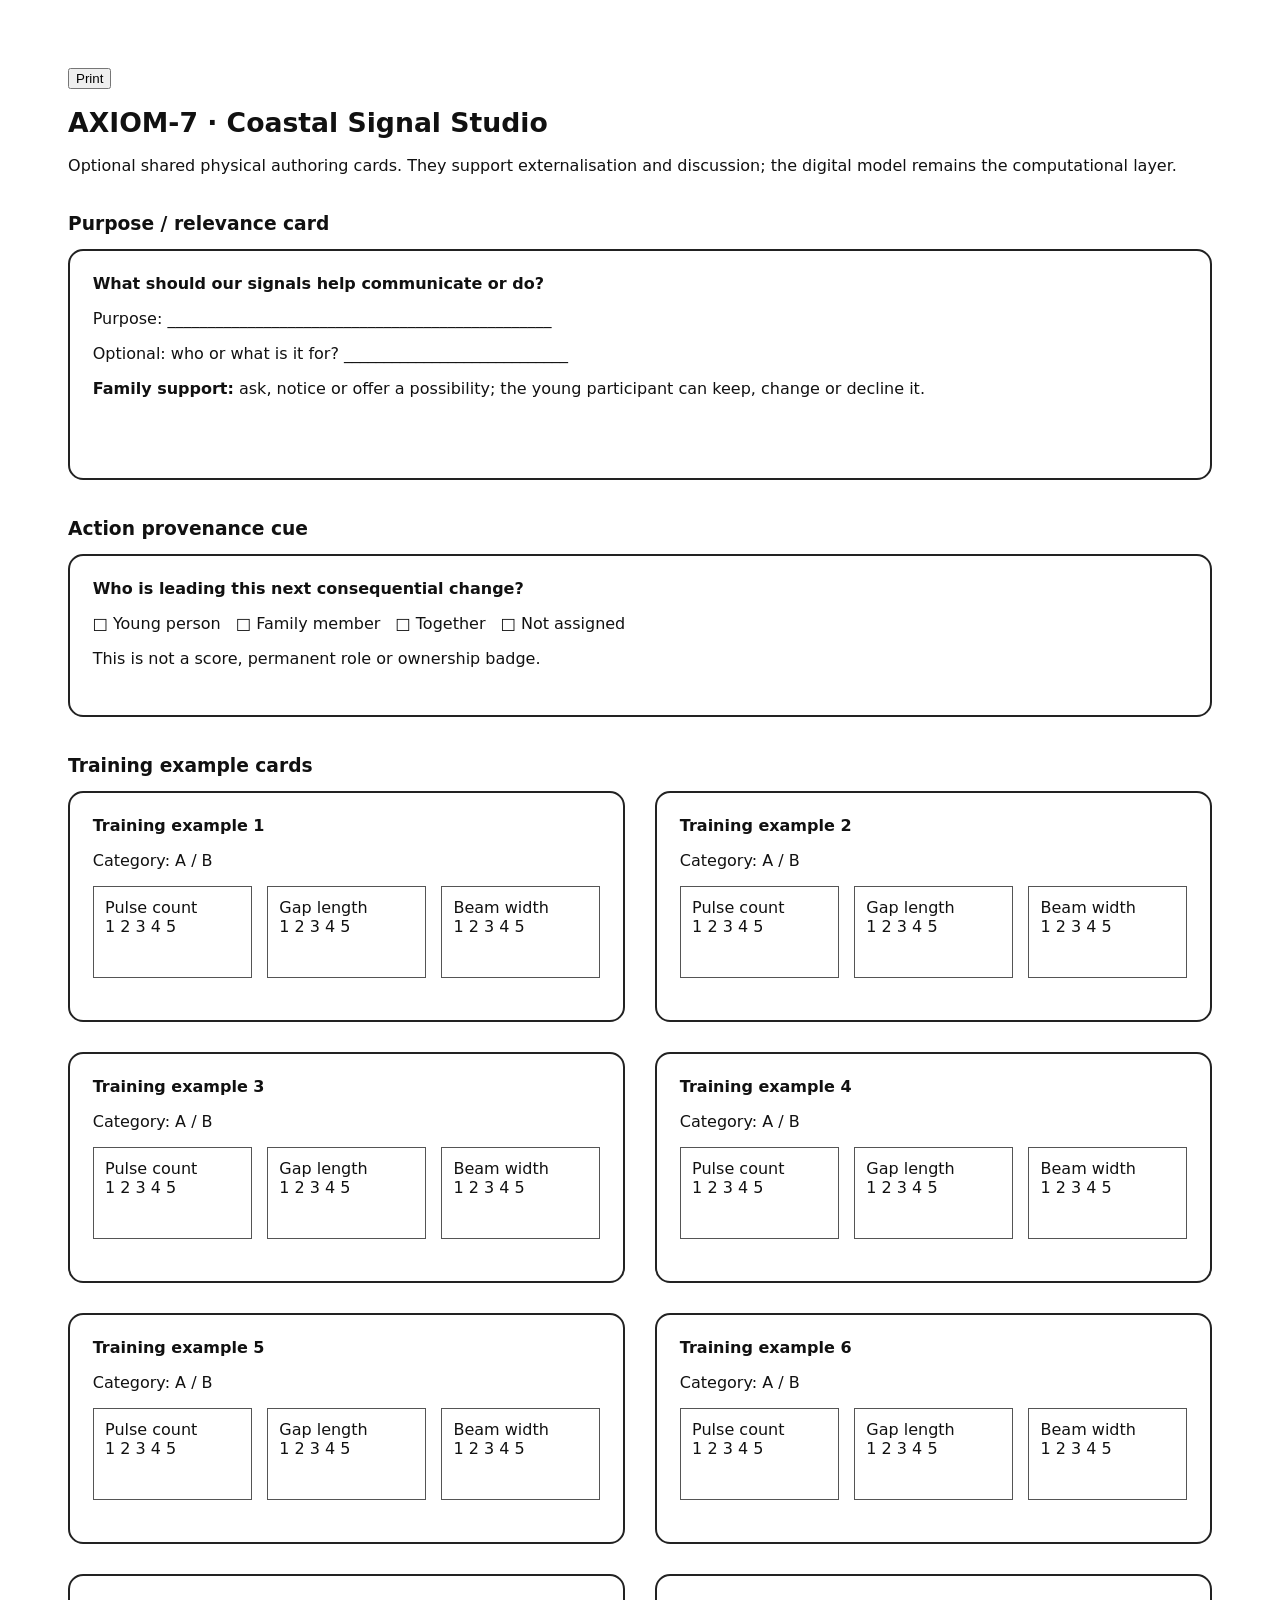
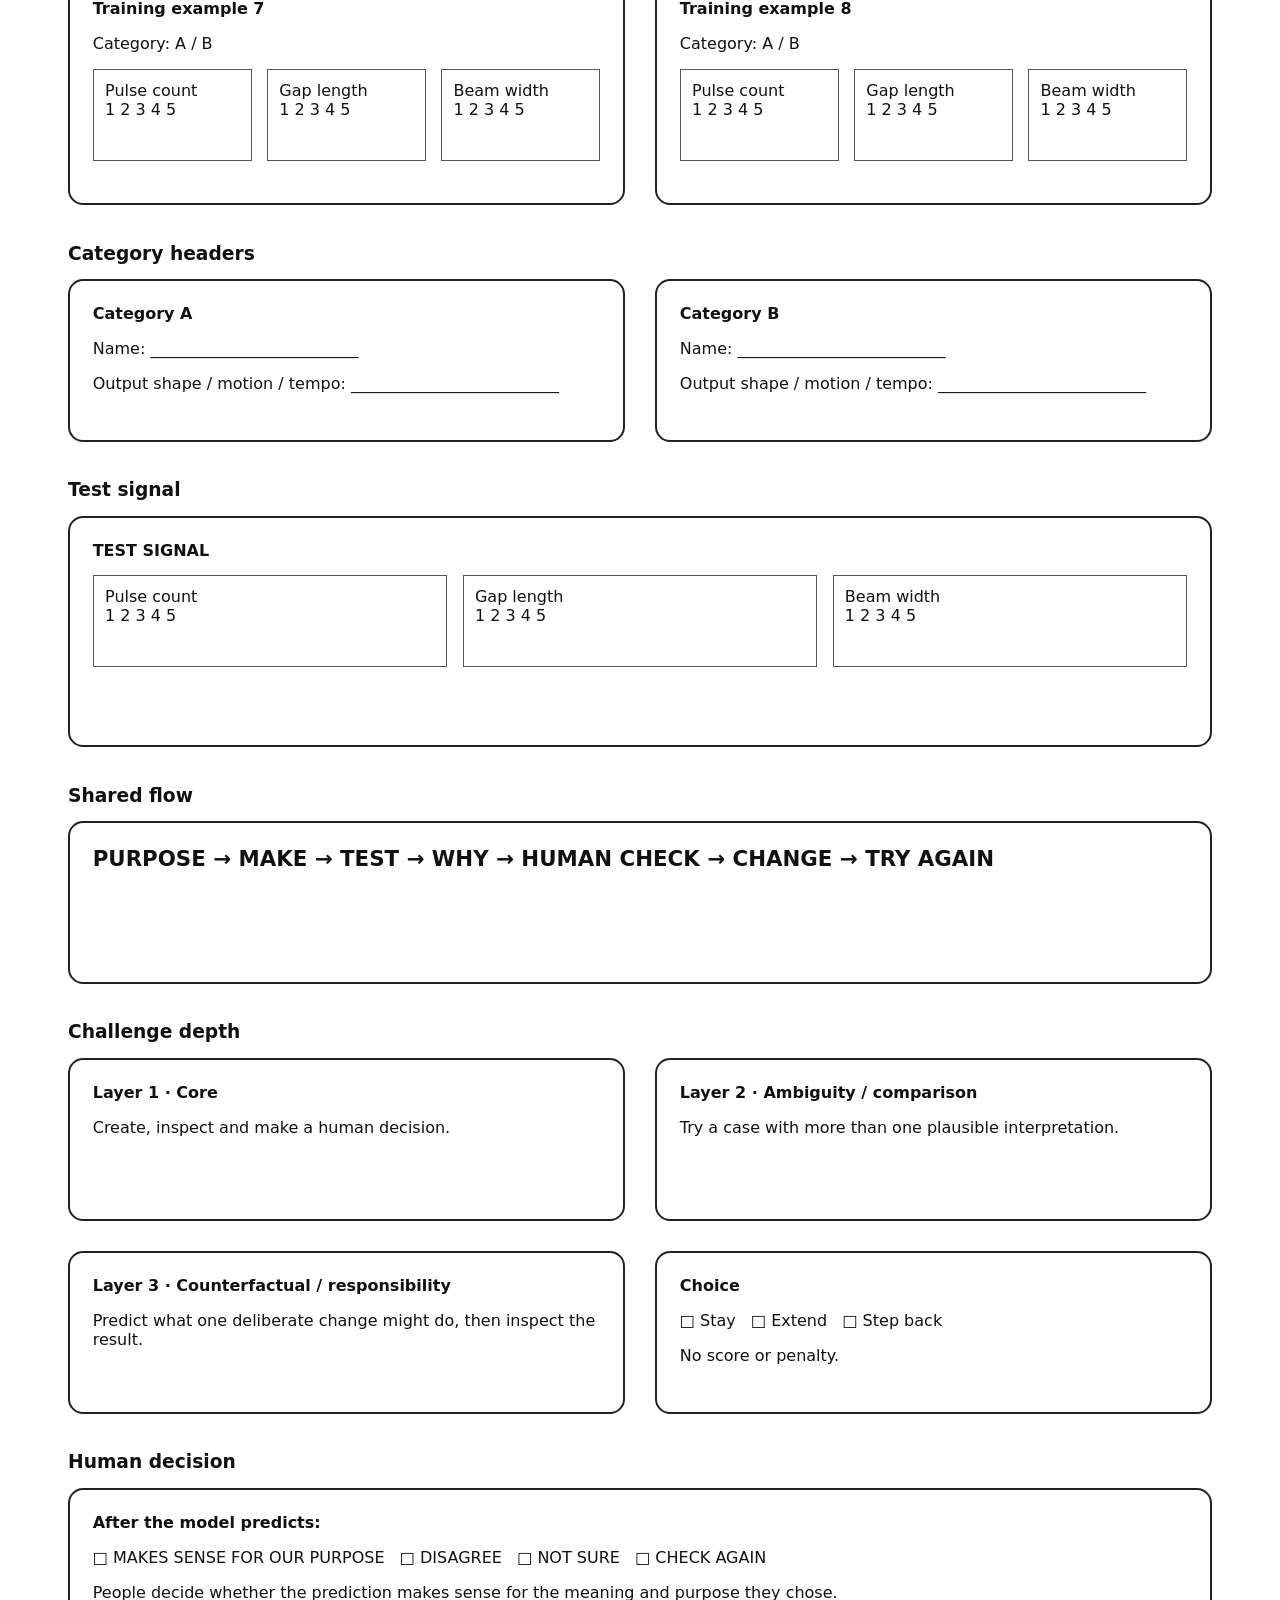
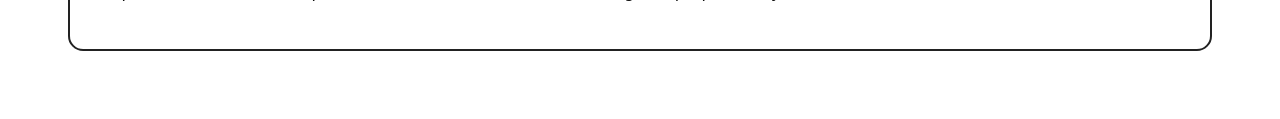
<file: studyc-print.html>
<!doctype html><html lang="en"><head><meta charset="UTF-8"><meta name="viewport" content="width=device-width,initial-scale=1"><title>AXIOM-7 Study C Printable Cards</title><style>body{font-family:system-ui,sans-serif;margin:18mm;color:#111}h1{font-size:20pt}h2{font-size:14pt;margin-top:10mm}.grid{display:grid;grid-template-columns:repeat(2,1fr);gap:8mm}.card{border:2px solid #222;border-radius:4mm;padding:6mm;min-height:48mm;break-inside:avoid}.small{min-height:30mm}.features{display:grid;grid-template-columns:repeat(3,1fr);gap:4mm;margin-top:4mm}.box{border:1px solid #555;min-height:18mm;padding:3mm}.flow{font-size:16pt;font-weight:700}@media print{button{display:none}body{margin:10mm}.card{page-break-inside:avoid}}</style></head><body><button onclick="print()">Print</button><h1>AXIOM-7 · Coastal Signal Studio</h1><p>Optional shared physical authoring cards. They support externalisation and discussion; the digital model remains the computational layer.</p><h2>Purpose / relevance card</h2><div class="card"><strong>What should our signals help communicate or do?</strong><p>Purpose: ________________________________________________</p><p>Optional: who or what is it for? ____________________________</p><p><strong>Family support:</strong> ask, notice or offer a possibility; the young participant can keep, change or decline it.</p></div><h2>Action provenance cue</h2><div class="card small"><strong>Who is leading this next consequential change?</strong><p>□ Young person &nbsp; □ Family member &nbsp; □ Together &nbsp; □ Not assigned</p><p>This is not a score, permanent role or ownership badge.</p></div><h2>Training example cards</h2><div class="grid" id="examples"></div><h2>Category headers</h2><div class="grid"><div class="card small"><strong>Category A</strong><p>Name: __________________________</p><p>Output shape / motion / tempo: __________________________</p></div><div class="card small"><strong>Category B</strong><p>Name: __________________________</p><p>Output shape / motion / tempo: __________________________</p></div></div><h2>Test signal</h2><div class="card"><strong>TEST SIGNAL</strong><div class="features"><div class="box">Pulse count<br>1 2 3 4 5</div><div class="box">Gap length<br>1 2 3 4 5</div><div class="box">Beam width<br>1 2 3 4 5</div></div></div><h2>Shared flow</h2><div class="card small flow">PURPOSE → MAKE → TEST → WHY → HUMAN CHECK → CHANGE → TRY AGAIN</div><h2>Challenge depth</h2><div class="grid"><div class="card small"><strong>Layer 1 · Core</strong><p>Create, inspect and make a human decision.</p></div><div class="card small"><strong>Layer 2 · Ambiguity / comparison</strong><p>Try a case with more than one plausible interpretation.</p></div><div class="card small"><strong>Layer 3 · Counterfactual / responsibility</strong><p>Predict what one deliberate change might do, then inspect the result.</p></div><div class="card small"><strong>Choice</strong><p>□ Stay &nbsp; □ Extend &nbsp; □ Step back</p><p>No score or penalty.</p></div></div><h2>Human decision</h2><div class="card small"><strong>After the model predicts:</strong><p>□ MAKES SENSE FOR OUR PURPOSE &nbsp; □ DISAGREE &nbsp; □ NOT SURE &nbsp; □ CHECK AGAIN</p><p>People decide whether the prediction makes sense for the meaning and purpose they chose.</p></div><script>const e=document.getElementById('examples');for(let i=1;i<=8;i++)e.insertAdjacentHTML('beforeend',`<div class="card"><strong>Training example ${i}</strong><p>Category: A / B</p><div class="features"><div class="box">Pulse count<br>1 2 3 4 5</div><div class="box">Gap length<br>1 2 3 4 5</div><div class="box">Beam width<br>1 2 3 4 5</div></div></div>`)</script></body></html>
</file>
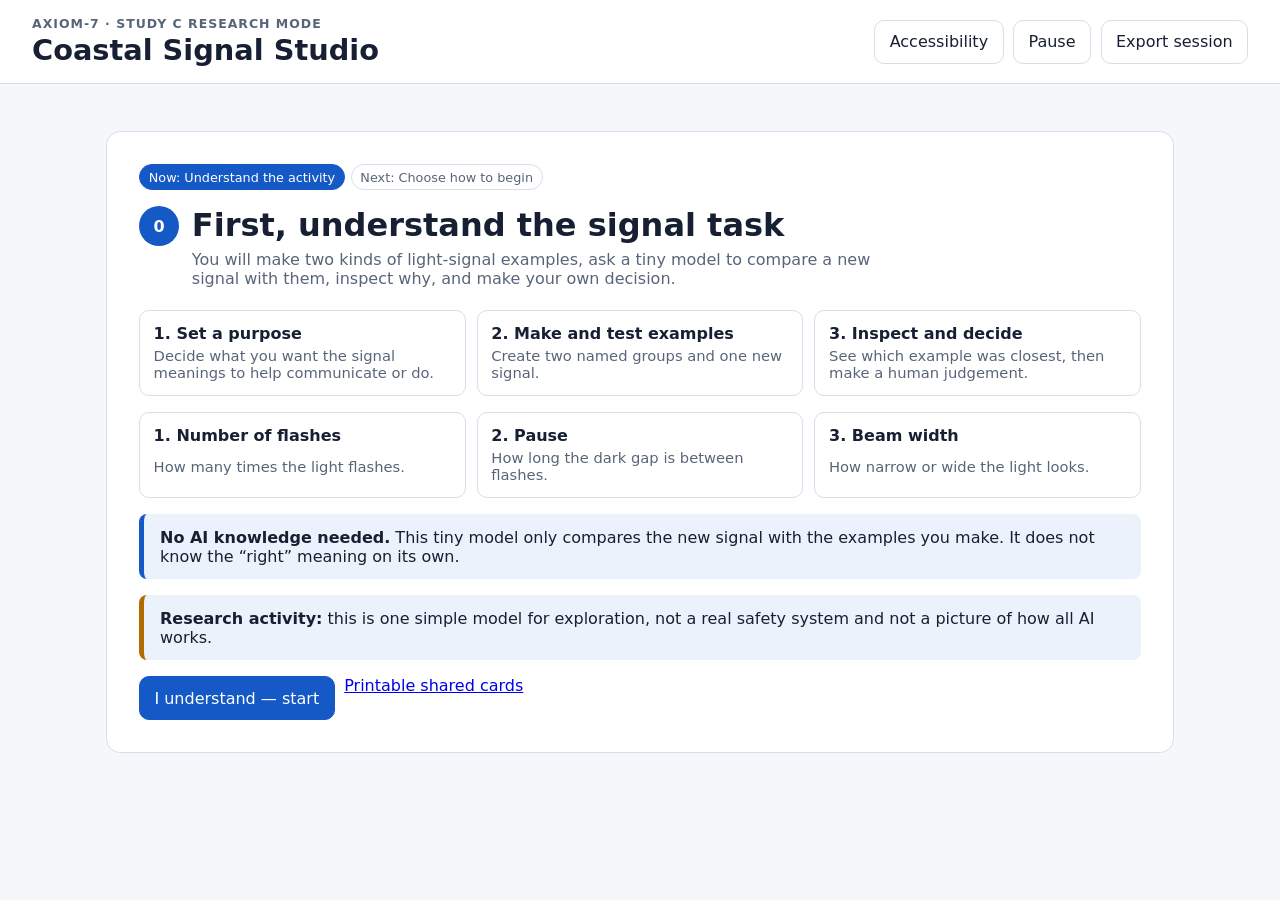
<file: studyc.html>
<!doctype html><html lang="en"><head><meta charset="UTF-8"><meta name="viewport" content="width=device-width,initial-scale=1"><title>AXIOM-7 Study C — Coastal Signal Studio</title><meta name="description" content="AXIOM-7 Study C research mode: create, test, inspect and revise a small transparent classifier together."><link rel="stylesheet" href="css/studyc.css"></head><body><a class="skip" href="#main">Skip to activity</a><header class="topbar"><div><div class="eyebrow">AXIOM-7 · STUDY C RESEARCH MODE</div><h1>Coastal Signal Studio</h1></div><div class="top-actions"><button id="settingsBtn">Accessibility</button><button id="pauseBtn">Pause</button><button id="exportBtn">Export session</button></div></header><div id="status" class="status" role="status" aria-live="polite"></div><main id="main" tabindex="-1"><section id="app" class="app" aria-live="polite"></section></main><dialog id="settingsDialog"><form method="dialog" class="dialog"><h2>Accessibility & session</h2><label class="toggle"><input type="checkbox" id="largeTextToggle"> Larger text</label><label class="toggle"><input type="checkbox" id="reducedMotionToggle"> Reduced motion</label><div class="controls"><button id="readAloudBtn" type="button">Read current instruction</button><button id="restoreBtn" type="button">Restore saved session</button><button id="newSessionBtn" type="button" class="danger">New session</button><button value="close" class="primary">Done</button></div></form></dialog><dialog id="pauseDialog"><form method="dialog" class="dialog"><h2>Paused</h2><p>Your current work is kept on this device.</p><div class="controls"><button id="finishNowBtn" type="button" class="danger">Finish now</button><button value="continue" class="primary">Continue</button></div></form></dialog><script src="js/studyc-core.js"></script><script src="js/studyc-app.js"></script></body></html>
</file>
<file: css/studyc.css>
:root{color-scheme:light dark;--bg:#f5f7fa;--panel:#fff;--text:#172033;--muted:#586579;--line:#d8dee9;--accent:#1559c7;--ok:#0b6b53;--danger:#9e2f2f;--radius:14px}@media(prefers-color-scheme:dark){:root{--bg:#0f1420;--panel:#171e2c;--text:#edf2fb;--muted:#b7c1d2;--line:#354055;--accent:#2f65c8;--ok:#6fd1b5}}*{box-sizing:border-box}html{font-size:16px}html.large-text{font-size:19px}body{margin:0;background:var(--bg);color:var(--text);font-family:system-ui,-apple-system,BlinkMacSystemFont,"Segoe UI",sans-serif}body.reduced-motion *,body.reduced-motion *:before,body.reduced-motion *:after{animation-duration:.001ms!important;animation-iteration-count:1!important;transition-duration:.001ms!important}button,input,select{font:inherit}button,select,input[type=range],input[type=text]{min-height:44px}input:not([type=range]){width:100%;min-height:44px;padding:.55rem;border:1px solid var(--line);border-radius:8px;background:var(--panel);color:var(--text);margin:.35rem 0 .7rem}button{border:1px solid var(--line);border-radius:10px;padding:.65rem .9rem;background:var(--panel);color:var(--text);cursor:pointer}.primary{background:var(--accent);border-color:var(--accent);color:#fff}.danger{background:var(--danger);border-color:var(--danger);color:#fff}button:focus-visible,input:focus-visible,select:focus-visible,summary:focus-visible{outline:3px solid var(--accent);outline-offset:3px}.skip{position:absolute;left:-9999px}.skip:focus{left:1rem;top:1rem;z-index:99;background:var(--panel);padding:.6rem}.topbar{display:flex;justify-content:space-between;gap:1rem;align-items:center;padding:1rem clamp(1rem,3vw,2rem);border-bottom:1px solid var(--line);background:var(--panel);position:sticky;top:0;z-index:10}.eyebrow{font-size:.78rem;letter-spacing:.08em;color:var(--muted);font-weight:700}.topbar h1{margin:.15rem 0 0;font-size:clamp(1.25rem,4vw,1.8rem)}.top-actions,.controls{display:flex;flex-wrap:wrap;gap:.6rem}.status{min-height:1.4rem;color:var(--muted);max-width:1100px;margin:.5rem auto 0;padding:0 1rem}main{width:min(1100px,100%);margin:auto;padding:1rem}.app{background:var(--panel);border:1px solid var(--line);border-radius:var(--radius);padding:clamp(1rem,3vw,2rem);min-height:520px}.progress{display:flex;flex-wrap:wrap;gap:.35rem;margin-bottom:1rem}.progress span{font-size:.8rem;padding:.3rem .55rem;border:1px solid var(--line);border-radius:999px;color:var(--muted)}.progress .active{background:var(--accent);border-color:var(--accent);color:#fff}.step{display:grid;grid-template-columns:auto 1fr;gap:.8rem;align-items:start;margin-bottom:1rem}.stepno{width:2.5rem;height:2.5rem;border-radius:50%;display:grid;place-items:center;background:var(--accent);color:#fff;font-weight:800}.step h2{margin:0;font-size:clamp(1.35rem,4vw,2rem)}.step p{margin:.35rem 0;color:var(--muted);max-width:70ch}.cards,.grid2{display:grid;grid-template-columns:repeat(2,minmax(0,1fr));gap:1rem}.cards{grid-template-columns:repeat(auto-fit,minmax(200px,1fr))}.card,.category,.concept-card{border:1px solid var(--line);border-radius:12px;padding:1rem}.card h3,.category h3{margin-top:0}.callout,.warning,.success,.next-decision{padding:.85rem 1rem;border-radius:8px;margin:1rem 0;border-left:5px solid var(--accent);background:color-mix(in srgb,var(--panel) 92%,var(--accent) 8%)}.warning{border-left-color:#b16c00}.success{border-left-color:var(--ok)}.next-decision{display:grid;gap:.2rem}.journey,.feature-guide{display:grid;grid-template-columns:repeat(3,minmax(0,1fr));gap:.7rem;margin:1rem 0}.journey article,.feature-guide article{display:grid;gap:.25rem;padding:.85rem;border:1px solid var(--line);border-radius:10px}.journey span,.feature-guide span,.field-help{color:var(--muted);font-size:.92rem}.concept-card{margin:1rem 0}.concept-card .feature-guide{margin-bottom:0}.field{display:grid;grid-template-columns:minmax(11rem,1.2fr) minmax(10rem,2fr) minmax(7rem,.9fr);gap:.7rem;align-items:center;margin:.8rem 0}.field label{display:grid;gap:.15rem}.range-readout{display:grid;gap:.2rem}.range-readout output{font-weight:800;font-size:1.1rem}.range-ends{display:flex;justify-content:space-between;gap:.5rem;color:var(--muted);font-size:.75rem}.signal-recipe{display:flex;flex-wrap:wrap;gap:.4rem;margin:.5rem 0}.signal-recipe span{padding:.3rem .5rem;border:1px solid var(--line);border-radius:999px;font-size:.82rem;background:color-mix(in srgb,var(--panel) 94%,var(--accent) 6%)}.category-name{width:100%;padding:.55rem;border:1px solid var(--line);border-radius:8px;background:var(--panel);color:var(--text)}.optional-controls,.contribution-prompt,.technical-details{border:1px solid var(--line);border-radius:10px;padding:.7rem;margin:.8rem 0}.optional-controls summary,.contribution-prompt summary,.technical-details summary{cursor:pointer;font-weight:700}.optional-label{font-weight:500;color:var(--muted);font-size:.8rem}.contribution-prompt .controls{margin-top:.7rem}.actor-picker{border-style:dashed}.mapgrid{display:grid;grid-template-columns:repeat(3,1fr);gap:.5rem;margin:.7rem 0}.mapgrid label{display:grid;gap:.2rem;color:var(--muted);font-size:.9rem}.mapgrid select{width:100%;border:1px solid var(--line);border-radius:8px;background:var(--panel);color:var(--text)}.example{border:1px dashed var(--line);border-radius:10px;padding:.7rem;margin:.6rem 0}.example-head{display:flex;justify-content:space-between;gap:.5rem;align-items:center}.result,.compare,.result-result{display:grid;grid-template-columns:1fr 1fr;gap:1rem}.model-result{display:grid;align-content:start}.result-label{font-size:.78rem;font-weight:800;letter-spacing:.08em;color:var(--muted);margin-bottom:.4rem}.why-card p{line-height:1.45}.beacon{min-height:220px;border:1px solid var(--line);border-radius:14px;display:grid;place-items:center;background:linear-gradient(#17304e,#08111f);color:#fff;overflow:hidden}.signal{width:120px;height:80px;border:8px solid #fff;display:grid;place-items:center;text-align:center;font-weight:800}.shape-circle{border-radius:50%;width:110px;height:110px}.shape-beam{border-radius:999px;width:155px;height:55px}.shape-triangle{clip-path:polygon(50% 0,100% 100%,0 100%);background:#fff;color:#12243d;border:0;width:125px;height:110px}.motion-pulse{animation:pulse 1.5s infinite ease-in-out}.motion-sweep{animation:sweep 1.8s infinite ease-in-out}.motion-flash{animation:flash 1.1s infinite steps(2,end)}.tempo-slow{animation-duration:2.4s!important}.tempo-fast{animation-duration:.8s!important}@keyframes pulse{50%{transform:scale(1.15);opacity:.75}}@keyframes sweep{50%{transform:rotate(20deg)}}@keyframes flash{50%{opacity:.25}}table{width:100%;border-collapse:collapse}th,td{border:1px solid var(--line);padding:.5rem;text-align:left}.checkgrid{display:grid;grid-template-columns:1fr 1fr;gap:.6rem}dialog{border:1px solid var(--line);border-radius:14px;background:var(--panel);color:var(--text);max-width:560px;width:min(92vw,560px)}dialog::backdrop{background:#0009}.dialog{padding:1rem}.toggle{display:flex;gap:.6rem;align-items:center;min-height:44px}.footer{color:var(--muted);font-size:.9rem}@media(max-width:760px){.topbar{align-items:flex-start;flex-direction:column}.grid2,.result,.compare,.result-result,.journey,.feature-guide{grid-template-columns:1fr}.mapgrid{grid-template-columns:1fr}.field{grid-template-columns:1fr;gap:.35rem}.checkgrid{grid-template-columns:1fr}.top-actions{width:100%}.top-actions button{flex:1 1 auto}.controls button{min-height:48px}.app{min-height:0}.beacon{min-height:170px}.category{padding:.85rem}}@media(max-width:360px){main{padding:.5rem}.app{padding:.75rem}.topbar{padding:.75rem}.controls{display:grid;grid-template-columns:1fr;width:100%}.controls button{width:100%}}
</file>
